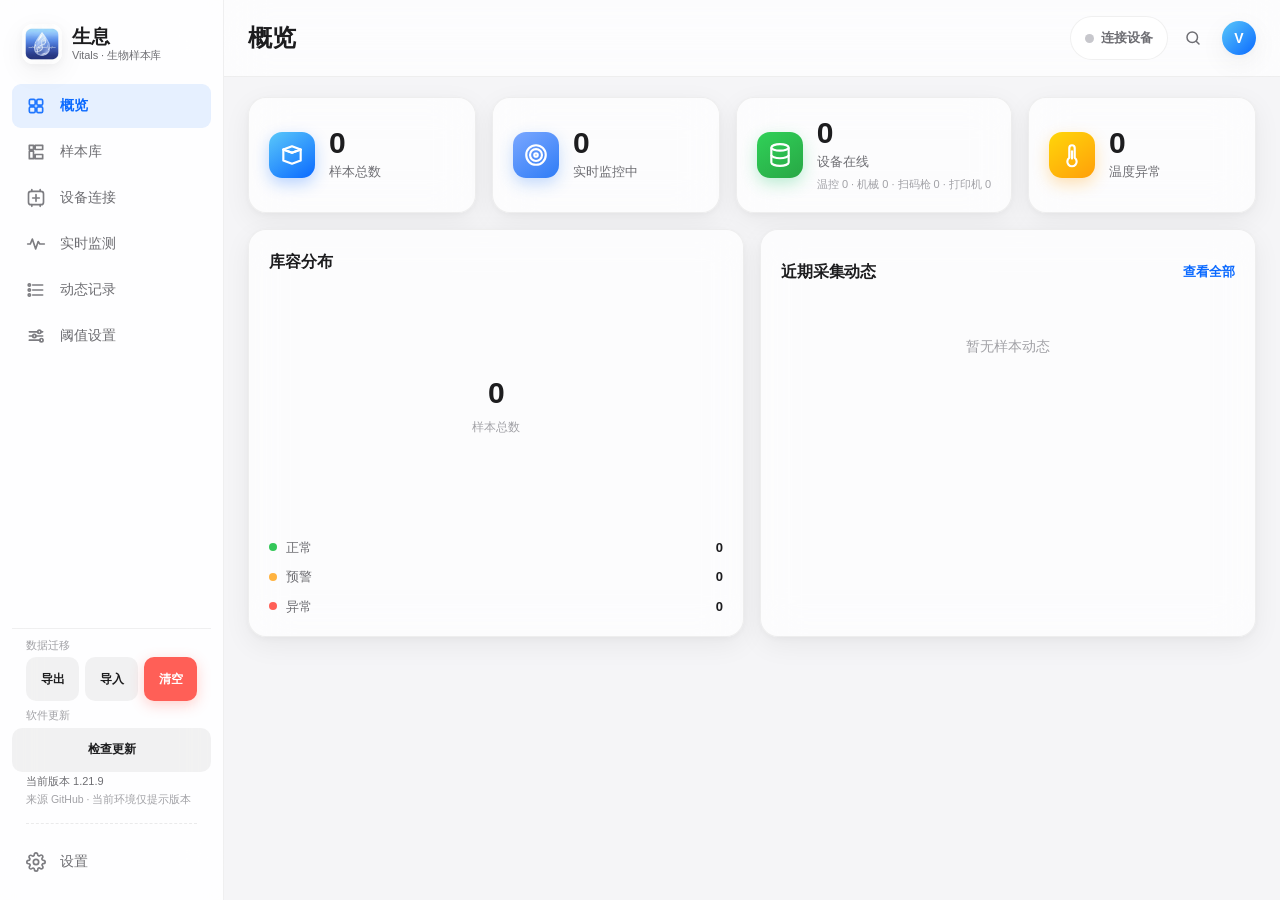
<file: web-preview/index.html>
<!DOCTYPE html>
<html lang="zh-CN">
<head>
<meta charset="UTF-8">
<meta name="viewport" content="width=device-width, initial-scale=1.0, viewport-fit=cover">
<title>Vitals · 生息 — 生物样本动态管理库</title>
<link rel="icon" type="image/png" href="assets/logo.png">
<link rel="stylesheet" href="tokens.css"><link rel="stylesheet" href="styles.css?v=20261013a"><link rel="stylesheet" href="android.css">
<script src="vendor/qrcode.min.js" defer></script>
<script src="vendor/chart.umd.js" defer></script>
<script src="motion.js" defer></script>
<script src="motion-core.js" defer></script><script src="persistence.js" defer></script><script src="app.js?v=20261013a" defer></script><script src="android.js" defer></script><script src="scanner.js" defer></script><script src="printer.js" defer></script><script src="backup.js" defer></script><script src="updater.js" defer></script>
</head>
<body>

<!-- ===== 侧边栏 ===== -->
<aside class="sidebar" id="sidebar">
  <div class="brand">
    <div class="brand-mark"><img src="assets/logo.png" alt="Vitals"></div>
    <div class="brand-text">
      <span class="brand-name">生息</span>
      <span class="brand-sub">Vitals · 生物样本库</span>
    </div>
  </div>

  <nav class="nav">
    <button class="nav-item active" data-view="dashboard">
      <span class="nav-ic"><svg viewBox="0 0 24 24" fill="none" stroke="currentColor" stroke-width="2" stroke-linecap="round" stroke-linejoin="round"><rect x="4" y="4" width="7" height="7" rx="1.6"/><rect x="13" y="4" width="7" height="7" rx="1.6"/><rect x="4" y="13" width="7" height="7" rx="1.6"/><rect x="13" y="13" width="7" height="7" rx="1.6"/></svg></span><span class="nav-label">概览</span>
    </button>
    <button class="nav-item" data-view="library">
      <span class="nav-ic"><svg viewBox="0 0 24 24" fill="none" stroke="currentColor" stroke-width="2" stroke-linecap="round" stroke-linejoin="round"><path d="M4 4h5v5H4zM11 4h9v5h-9zM4 11h5v9H4zM11 15h9v5h-9z"/></svg></span><span class="nav-label">样本库</span>
    </button>
    <button class="nav-item" data-view="devices">
      <span class="nav-ic"><svg viewBox="0 0 24 24" fill="none" stroke="currentColor" stroke-width="2" stroke-linecap="round" stroke-linejoin="round"><path d="M8 12h8M12 8v8"/><rect x="3" y="4" width="18" height="16" rx="3"/><path d="M7 4V2M17 4V2M7 22v-2M17 22v-2"/></svg></span><span class="nav-label">设备连接</span>
    </button>
    <button class="nav-item" data-view="monitor">
      <span class="nav-ic"><svg viewBox="0 0 24 24" fill="none" stroke="currentColor" stroke-width="2" stroke-linecap="round" stroke-linejoin="round"><path d="M2 12h3.2l2.4-6 4 12 3-9 2 3h5.4"/></svg></span><span class="nav-label">实时监测</span>
    </button>
    <button class="nav-item" data-view="records">
      <span class="nav-ic"><svg viewBox="0 0 24 24" fill="none" stroke="currentColor" stroke-width="2" stroke-linecap="round" stroke-linejoin="round"><path d="M8 6h12M8 12h12M8 18h12"/><circle cx="4" cy="6" r="1.4"/><circle cx="4" cy="12" r="1.4"/><circle cx="4" cy="18" r="1.4"/></svg></span><span class="nav-label">动态记录</span>
    </button>
    <button class="nav-item" data-view="thresholds">
      <span class="nav-ic"><svg viewBox="0 0 24 24" fill="none" stroke="currentColor" stroke-width="2" stroke-linecap="round" stroke-linejoin="round"><path d="M4 7h10M18 7h2M4 12h4M12 12h8M4 17h13"/><circle cx="16" cy="7" r="2"/><circle cx="10" cy="12" r="2"/><circle cx="18.5" cy="17" r="2"/></svg></span><span class="nav-label">阈值设置</span>
    </button>
  </nav>

  <div class="sidebar-foot">
    <div class="migrate-group">
      <div class="migrate-title">数据迁移</div>
      <div class="migrate-btns">
        <button class="btn ghost mini" id="exportBtn" title="导出全量备份">导出</button>
        <button class="btn ghost mini" id="importBtn" title="从备份文件导入">导入</button>
        <button class="btn danger mini" id="resetBtn" title="清空全部样本与记录">清空</button>
        <input type="file" id="importFile" accept=".json,application/json" hidden>
      </div>
    </div>
    <div class="build-tag" id="buildTag" title="当前实际加载的构建指纹（用于核对是否为新版本）"></div>
    <button class="nav-item" data-view="settings">
      <span class="nav-ic"><svg viewBox="0 0 24 24" fill="none" stroke="currentColor" stroke-width="2" stroke-linecap="round" stroke-linejoin="round"><circle cx="12" cy="12" r="3.2"/><path d="M19.4 15a1.65 1.65 0 0 0 .34 1.77l.06.06a2 2 0 1 1-2.83 2.83l-.06-.06a1.65 1.65 0 0 0-1.77-.34 1.65 1.65 0 0 0-1 1.51V21a2 2 0 1 1-4 0v-.09a1.65 1.65 0 0 0-1-1.51 1.65 1.65 0 0 0-1.77.34l-.06.06a2 2 0 1 1-2.83-2.83l.06-.06a1.65 1.65 0 0 0 .34-1.77 1.65 1.65 0 0 0-1.51-1H3a2 2 0 1 1 0-4h.09a1.65 1.65 0 0 0 1.51-1 1.65 1.65 0 0 0-.34-1.77l-.06-.06a2 2 0 1 1 2.83-2.83l.06.06a1.65 1.65 0 0 0 1.77.34h.09a1.65 1.65 0 0 0 1-1.51V3a2 2 0 1 1 4 0v.09a1.65 1.65 0 0 0 1 1.51 1.65 1.65 0 0 0 1.77-.34l.06-.06a2 2 0 1 1 2.83 2.83l-.06.06a1.65 1.65 0 0 0-.34 1.77v.09a1.65 1.65 0 0 0 1.51 1H21a2 2 0 1 1 0 4h-.09a1.65 1.65 0 0 0-1.51 1z"/></svg></span><span class="nav-label">设置</span>
    </button>
  </div>
</aside>

<!-- ===== 主区域 ===== -->
<main class="main">
  <header class="toolbar">
    <div class="toolbar-left">
      <button class="icon-btn" id="menuBtn" aria-label="菜单"><svg viewBox="0 0 24 24" fill="none" stroke="currentColor" stroke-width="2" stroke-linecap="round"><path d="M4 6h16M4 12h16M4 18h16"/></svg></button>
      <h1 class="page-title" id="pageTitle">概览</h1>
    </div>
    <div class="toolbar-right">
      <button class="seg-btn" id="serialBtn">
        <span class="dot"></span>连接设备
      </button>
      <button class="icon-btn" title="搜索"><svg viewBox="0 0 24 24" fill="none" stroke="currentColor" stroke-width="2" stroke-linecap="round"><circle cx="11" cy="11" r="7"/><path d="m20 20-3.4-3.4"/></svg></button>
      <div class="avatar" id="avatar">V</div>
    </div>
  </header>

  <div class="content">
    <!-- 概览 -->
    <section class="view active" id="view-dashboard">
      <div class="cards">
        <div class="stat-card glass device-online-card" id="deviceOnlineCard" role="button" tabindex="0" aria-label="打开设备连接">
          <div class="stat-ic"><svg viewBox="0 0 24 24" fill="none" stroke="currentColor" stroke-width="2" stroke-linecap="round" stroke-linejoin="round"><path d="M4 7 12 4l8 3-8 3-8-3z"/><path d="M4 7v10l8 3 8-3V7"/><path d="M4 7l8 3 8-3"/></svg></div>
          <div><div class="stat-num" id="statTotal">0</div><div class="stat-label">样本总数</div></div>
        </div>
        <div class="stat-card glass">
          <div class="stat-ic blue"><svg viewBox="0 0 24 24" fill="none" stroke="currentColor" stroke-width="2"><circle cx="12" cy="12" r="9"/><circle cx="12" cy="12" r="5.5"/><circle cx="12" cy="12" r="1.6"/></svg></div>
          <div><div class="stat-num" id="statActive">0</div><div class="stat-label">实时监控中</div></div>
        </div>
        <div class="stat-card glass">
          <div class="stat-ic green"><svg viewBox="0 0 24 24" fill="none" stroke="currentColor" stroke-width="2"><ellipse cx="12" cy="5" rx="8" ry="3"/><path d="M4 5v14c0 1.66 3.58 3 8 3s8-1.34 8-3V5"/><path d="M4 12c0 1.66 3.58 3 8 3s8-1.34 8-3"/></svg></div>
          <div><div class="stat-num" id="statOnline">0</div><div class="stat-label">设备在线</div><div class="stat-detail" id="statOnlineDetail">温控 0 · 机械 0 · 扫码枪 0 · 打印机 0</div></div>
        </div>
        <div class="stat-card glass">
          <div class="stat-ic amber"><svg viewBox="0 0 24 24" fill="none" stroke="currentColor" stroke-width="2" stroke-linecap="round" stroke-linejoin="round"><path d="M14.5 14.6V5.5a2.5 2.5 0 0 0-5 0v9.1a4.3 4.3 0 1 0 5 0z"/><path d="M12 8.5v6.8"/></svg></div>
          <div><div class="stat-num" id="statAlert">0</div><div class="stat-label">温度异常</div></div>
        </div>
      </div>

      <div class="grid-2">
        <div class="panel glass">
          <div class="panel-head"><h3>库容分布</h3></div>
          <div class="donut-wrap">
            <canvas id="chartLib"></canvas>
            <div class="donut-center"><b id="capTotal">0</b><span>样本总数</span></div>
          </div>
          <div class="cap-stats">
            <div class="cap-row"><i style="background:#34c759"></i><span>正常</span><b id="capNormal">0</b></div>
            <div class="cap-row"><i style="background:#ffb340"></i><span>预警</span><b id="capWarn">0</b></div>
            <div class="cap-row"><i style="background:#ff5f57"></i><span>异常</span><b id="capBad">0</b></div>
          </div>
        </div>
        <div class="panel glass">
          <div class="panel-head"><h3>近期采集动态</h3><button class="text-btn" data-go="records">查看全部</button></div>
          <div class="feed" id="feedRecent"><div class="empty">暂无样本动态</div></div>
        </div>
      </div>
    </section>

    <!-- 样本库 -->
    <section class="view" id="view-library">
      <div class="library-tabs" role="tablist" aria-label="样本库功能">
        <button class="library-tab active" id="libraryListTab" data-library-pane="list" role="tab" aria-selected="true" aria-controls="libraryListPane">样本列表</button>
        <button class="library-tab" id="libraryInventoryTab" data-library-pane="inventory" role="tab" aria-selected="false" aria-controls="libraryInventoryPane">出入库</button>
      </div>
      <div class="library-pane active" id="libraryListPane" role="tabpanel" aria-labelledby="libraryListTab">
        <div class="lib-head">
          <div class="search-box">
            <span class="search-ic">⌕</span>
            <input id="searchInput" type="text" placeholder="搜索样本名称 / 编号 / 条形码">
            <button class="text-btn clear" id="clearSearch">清除</button>
          </div>
          <div class="lib-actions">
            <button class="btn primary" id="addSampleBtn">＋ 录入样本</button>
          </div>
        </div>
        <div class="lib-filter" id="libFilter">
          <div class="lib-filter-scroll" id="libTypeFilter" role="radiogroup" aria-label="按样本类别筛选"></div>
          <div class="lib-filter-meta">
            <span id="libCount" class="lib-count" aria-live="polite"></span>
            <button class="text-btn" id="clearTypeFilter" hidden>清除筛选</button>
          </div>
        </div>
        <div class="sample-list glass" id="sampleList"><div class="empty">点击右上角“录入样本”开始创建</div></div>
      </div>
      <div class="library-pane" id="libraryInventoryPane" role="tabpanel" aria-labelledby="libraryInventoryTab" hidden>
        <div class="device-page-intro glass"><div><h3>三圆盘样本出入库</h3><p>全血、血清、血浆分别使用独立圆盘，每个圆盘包含 1—5 号五个位置。</p></div><button class="btn ghost" data-go="devices">前往设备连接</button></div>
        <div id="motionOperationMount"></div>
      </div>
    </section>

    <!-- 设备连接 -->
    <section class="view" id="view-devices">
      <div class="device-page-intro glass"><div><h3>外接设备集中管理</h3><p>温度板、扫码枪、机械板和标签打印机在此连接。每个设备使用独立 USB 通道，可以同时通讯。</p></div><span class="pill" id="devicePageSummary">0 个设备在线</span></div>
      <div class="monitor-head glass" id="sensorDevicePanel">
        <div class="mh-left">
          <h3>温度采集板</h3>
          <p class="muted">接收 B1、B2、B3 三路类别温度。选择与温度板一致的波特率，串口参数为 8N1。</p>
        </div>
        <div class="mh-right">
          <span class="pill" id="sensorDeviceStatus">未连接</span>
          <select id="baudSelect" class="select">
            <option selected>115200</option><option>9600</option><option>57600</option>
          </select>
          <button class="btn primary" id="connectBtn">连接温度板</button>
          <button class="btn ghost hidden" id="disconnectBtn">断开温度板</button>
        </div>
      </div>
      <div id="scannerDeviceActions"></div>
      <div id="motionDeviceMount"></div>
      <div class="device-connect-card glass" id="printerDeviceCard">
        <div><h3>得力 USB 标签打印机</h3><p>连接只检查打印机型号和就绪状态，不会自动走纸或打印。</p></div>
        <span class="pill" id="devicePrinterStatus">未检测</span>
        <button class="btn primary" id="devicePrinterConnect">连接打印机</button>
      </div>
    </section>

    <!-- 实时监测 -->
    <section class="view" id="view-monitor">
      <div class="panel glass temp-live-panel">
        <div class="panel-head">
          <div><h3>温度串口实时显示</h3><p class="muted">B1 → A类（全血），B2 → B类（血清），B3 → C类（血浆）</p></div>
          <span class="pill" id="tempSerialStatus">温度串口未连接</span>
        </div>
        <div class="temp-channel-grid">
          <div class="temp-channel-card" id="tempCardB1"><span>B1 · A类（全血）</span><div><b id="tempB1">--.-</b><em>℃</em></div><small class="temp-range" id="tempRangeB1">适宜存储温度 —</small><small id="tempTimeB1">等待数据</small></div>
          <div class="temp-channel-card" id="tempCardB2"><span>B2 · B类（血清）</span><div><b id="tempB2">--.-</b><em>℃</em></div><small class="temp-range" id="tempRangeB2">适宜存储温度 —</small><small id="tempTimeB2">等待数据</small></div>
          <div class="temp-channel-card" id="tempCardB3"><span>B3 · C类（血浆）</span><div><b id="tempB3">--.-</b><em>℃</em></div><small class="temp-range" id="tempRangeB3">适宜存储温度 —</small><small id="tempTimeB3">等待数据</small></div>
        </div>
        <div class="temp-live-grid">
          <div class="temp-live-meta">
            <div><span>对应范围</span><b id="tempLiveSample">未绑定</b></div>
            <div><span>最近接收</span><b id="tempLiveTime">—</b></div>
            <div><span>数据格式</span><b id="tempLiveFormat">—</b></div>
          </div>
          <div class="temp-serial-console">
            <div class="temp-console-head"><span>串口接收日志</span><button class="text-btn" id="tempLogClear">清空</button></div>
            <div id="tempSerialLog"><div class="empty-line">等待温度板发送数据…</div></div>
          </div>
        </div>
      </div>
      <div id="bridgePanel" class="bridge glass">
        <div class="bridge-title"><h3>模拟串口桥 · 演示模式</h3><button class="text-btn" id="simStartBtn">开始模拟</button></div>
        <div class="bridge-log" id="simLog"></div>
      </div>
      <div class="panel glass">
        <div class="panel-head"><h3>排架实时状态</h3><span class="pill" id="rackPill">离线</span></div>
        <div class="rack" id="rackGrid"></div>
      </div>
      <div>
        <div class="panel glass"><div class="panel-head"><h3>温度 ℃ <span class="pill mon-sel" id="monSelPill">未选择</span></h3></div><canvas id="chartTemp"></canvas></div>
      </div>
      <div class="panel glass temperature-history-panel">
        <div class="panel-head">
          <div><h3>历史温度</h3><p class="muted">按温度通道查阅；仅保存最近 7 天</p></div>
          <span class="pill">近 7 天</span>
        </div>
        <div class="temp-history-controls">
          <label class="field"><span>温度通道</span><select class="select" id="tempHistoryChannel" aria-label="历史温度通道"><option value="B1">B1 · 全血</option><option value="B2">B2 · 血清</option><option value="B3">B3 · 血浆</option></select></label>
          <label class="field"><span>查阅日期</span><input class="input" type="date" id="tempHistoryDate" aria-label="历史温度日期"></label>
          <button type="button" class="btn ghost" id="tempHistoryToday">回到今日</button>
        </div>
        <p class="temp-history-summary" id="tempHistorySummary" aria-live="polite"></p>
        <p class="temp-history-empty" id="tempHistoryEmpty" aria-live="polite" hidden>暂无温度记录</p>
        <canvas id="chartTempHistory"></canvas>
      </div>
    </section>

    <!-- 动态记录 -->
    <section class="view" id="view-records">
      <div class="panel glass">
        <div class="panel-head"><h3>操作与采集记录</h3><span id="recordCount" class="pill">0 条</span></div>
        <div class="record-filters">
          <label class="field"><span>起始日期</span><input id="recordFrom" class="input" type="date"></label>
          <label class="field"><span>结束日期</span><input id="recordTo" class="input" type="date"></label>
          <label class="field"><span>记录类型</span><select id="recordType" class="select"><option value="">全部类型</option></select></label>
          <button class="btn ghost" id="recordRefresh">刷新</button>
        </div>
        <div class="record-table-wrap"><table class="record-table" id="recordTable">
          <thead><tr><th>时间</th><th>样本</th><th>类型</th><th>详情</th><th class="col-source hidden">来源</th><th class="col-operator hidden">操作人</th></tr></thead>
          <tbody id="recordBody"></tbody>
        </table>
        <div class="empty" id="recordEmpty">暂无记录</div>
        <div class="record-more"><button class="btn ghost hidden" id="recordMore">加载更多</button><span class="muted" id="recordMoreHint"></span></div></div>
      </div>
    </section>

    <!-- 阈值设置（按样本分组分别配置温度报警上下限） -->
    <section class="view" id="view-thresholds">
      <div class="panel glass">
        <div class="panel-head"><h3>温度报警阈值</h3><span class="pill" id="thresholdPill">按分组</span></div>
        <p class="muted">超出上限或低于下限即报「异常」，接近边界 2.5℃ 内报「预警」。</p>
        <div class="threshold-list" id="thresholdList"></div>
        <div class="set-actions">
          <button class="btn ghost" id="thresholdResetAll">全部恢复默认</button>
        </div>
      </div>
    </section>

    <!-- 设置 -->
    <section class="view" id="view-settings">
      <div class="panel glass">
        <div class="panel-head"><h3>设置</h3></div>
      </div>
    </section>
  </div>
</main>

<!-- ===== 录入弹窗 ===== -->
<div class="modal-mask" id="sampleModal">
  <div class="modal glass-panel">
    <div class="modal-head">
      <h3 id="modalTitle">录入样本</h3>
      <button class="icon-btn close" id="closeModal">✕</button>
    </div>
    <div class="modal-body">
      <div class="form-row">
        <label class="field"><span>样本名称 *</span><input id="fName" class="input" placeholder="例如：血清样本-01" required></label>
        <label class="field"><span>样本编号 *</span><input id="fCode" class="input" placeholder="自动生成或手动填写"></label>
      </div>
      <div class="form-row">
        <label class="field"><span>样本类型</span><select id="fType" class="select">
          <option>全血</option><option>血清</option><option>血浆</option>
        </select></label>
        <label class="field"><span>存放位置 *</span><select id="fSlot" class="select" aria-label="存放位置"></select></label>
      </div>
      <div class="form-row">
        <label class="field"><span>采集时间</span><input id="fTime" type="datetime-local" class="input"></label>
        <label class="field"><span>采集温度 ℃</span><input id="fTemp" type="number" class="input" placeholder="如 -80 或 4"></label>
      </div>
      <div class="form-row">
        <label class="field"><span>备注</span><input id="fNote" class="input" placeholder="可选备注信息"></label>
      </div>
      <div class="photo-field">
        <span>样本照片</span>
        <div class="photo-drop" id="photoDrop">
          <input type="file" id="photoInput" accept="image/*" hidden>
          <div class="photo-placeholder" id="photoPlaceholder"><span class="ph-ic">＋</span><span>点击上传或拖拽照片</span></div>
          <img id="photoPreview" class="photo-preview" hidden alt="预览">
          <button class="icon-btn remove-photo" id="removePhoto" hidden>✕</button>
        </div>
      </div>
      <div class="barcode-preview" id="barcodePreview"></div>
    </div>
    <div class="modal-foot">
      <button class="btn ghost" id="modalCancel">取消</button>
      <button class="btn primary" id="modalSave">保存样本</button>
    </div>
  </div>
</div>

<!-- ===== 样本详情弹窗 ===== -->
<div class="modal-mask" id="detailModal">
  <div class="modal glass-panel detail-modal">
    <div class="modal-head">
      <h3 id="detailTitle">样本详情</h3>
      <button class="icon-btn close" id="closeDetail">✕</button>
    </div>
    <div class="modal-body">
      <div class="detail-top">
        <div class="detail-photo" id="detailPhoto">无</div>
        <div class="detail-info">
          <div class="di-name" id="diName">—</div>
          <div class="di-code" id="diCode">—</div>
          <div class="badges" id="diBadges"></div>
        </div>
      </div>
      <div class="di-grid">
        <div class="di-cell"><span>类型</span><b id="diType">—</b></div>
        <div class="di-cell"><span>位置</span><b id="diLoc">—</b></div>
        <div class="di-cell"><span>采集时间</span><b id="diTime">—</b></div>
        <div class="di-cell"><span>采集温度</span><b id="diTemp">—</b></div>
        <div class="di-cell"><span>最近读数</span><b id="diLast">—</b></div>
        <div class="di-cell"><span>状态</span><b id="diState">—</b></div>
      </div>
      <div class="qr-slot" id="diQR"></div>
      <div class="qr-hint">二维码仅包含样本编号；样本详情和当前库存以本机记录为准</div>
    </div>
    <div class="modal-foot">
      <span class="print-warn hidden" id="printWarn">标签信息已过期，建议重新打印</span>
      <button class="btn ghost" id="detailEdit">编辑</button>
      <button class="btn primary" id="printBtn">打印标签</button>
    </div>
  </div>
</div>

<!-- ===== 导入预览弹窗（先预览差异，确认后再合并/替换） ===== -->
<div class="modal-mask" id="importModal">
  <div class="modal glass-panel import-modal">
    <div class="modal-head">
      <h3>导入备份</h3>
      <button class="icon-btn close" id="importClose">✕</button>
    </div>
    <div class="modal-body">
      <div id="importBody"></div>
      <div class="import-filter">
        <label class="field"><span>按条码子集恢复（留空表示整份备份）</span>
          <textarea class="input" id="importFilter" rows="2" placeholder="每行一个条码，或逗号分隔，例如 SB-90001"></textarea>
        </label>
        <button class="btn ghost" id="importFilterBtn">按条码重新预览</button>
      </div>
    </div>
    <div class="modal-foot">
      <button class="btn ghost" id="importCancel">取消</button>
      <button class="btn primary" id="importConfirm">确认导入</button>
    </div>
  </div>
</div>

<!-- 打印区 -->
<div id="printArea"></div>

<!-- 应用内确认弹窗（替代 Electron 下不可靠的原生 confirm） -->
<div class="modal-mask confirm-mask" id="confirmModal">
  <div class="modal confirm-modal">
    <div class="modal-head"><h3 id="confirmTitle">确认</h3></div>
    <div class="modal-body"><p class="confirm-msg" id="confirmMsg"></p></div>
    <div class="modal-foot">
      <button class="btn ghost" id="confirmNo">取消</button>
      <button class="btn danger" id="confirmYes">确定</button>
    </div>
  </div>
</div>

<!-- 导出弹窗（侧栏「导出」打开；替代设置页里重复的「数据导出」卡片） -->
<div class="modal-mask" id="exportModal">
  <div class="modal export-modal">
    <div class="modal-head">
      <h3>导出数据</h3>
      <button class="icon-btn close" id="closeExport" aria-label="关闭">✕</button>
    </div>
    <div class="modal-body">
      <p class="muted" id="exportHint">导出内容可多选；文件类型单选（一次导出一种格式）。两者不冲突的组合都能真的导出。</p>
      <div class="export-scope" id="exportScope" role="group" aria-label="导出内容（可多选）" aria-multiselectable="true"></div>
      <div class="export-format">
        <span class="export-format-label">文件类型</span>
        <div class="export-format-pick" id="exportFormat" role="radiogroup" aria-label="文件类型"></div>
      </div>
      <p class="export-format-note" id="exportFormatNote"></p>
      <div class="export-range" id="exportRange">
        <label class="field"><span>起始日期</span><input class="input" type="date" id="exportFrom"></label>
        <label class="field"><span>结束日期</span><input class="input" type="date" id="exportTo"></label>
      </div>
      <label class="setting-row export-toggle" id="exportPhotosRow">
        <span>包含样本照片<small>仅 JSON 可含照片；CSV 是文本表格，放不下图片</small></span>
        <input type="checkbox" id="exportPhotos">
      </label>
      <div class="export-outcome" id="exportOutcome" aria-live="polite"></div>
    </div>
    <div class="modal-foot">
      <button class="btn ghost" id="exportCancel">取消</button>
      <button class="btn primary" id="exportConfirm">导出</button>
    </div>
  </div>
</div>
<script>
// 注入构建版本标记（用于排错缓存）
window.__VITALS = { version: 'v1.21.9', build: Date.now() };
</script>
</body>
</html>
</file>
<file: web-preview/tokens.css>
/* onemotion · tokens.css ─────────────────────────────────────────────────────
   动效 token 的唯一落地点。所有数字来自 _contract.md「冻结 token 表」，
   lib/motion.js 的 MO.tokens 是同一批值的 JS 副本 —— 改这里必须同步改那里。

   用法：<link rel="stylesheet" href="tokens.css">
         transition: transform var(--dur-base) var(--ease-enter);
   禁止：裸 0.3s / ease-in-out / 全属性过渡（transition 必须点名属性）。

   ── 实测值（本机按 `api.md` §2 的公式算出，并用 MO.t80 / MO.springSpec 复核过）────────
   时长   80 · 140 · 220 · 340 · 500 ms。同屏最快:最慢 = 80:500 = 1:6.25（规范要求 ≥4×）。
   缓动   t80 = 走完 80% 距离所用的时间比例（低=先冲后收，高=先慢后冲）
          --ease-standard   t50 .350  t80 .520  t95 .726   双向：移动、尺寸、重排
          --ease-enter      t50 .062  t80 .215  t95 .499   进入（快起慢收）
          --ease-exit       t50 .810  t80 .944  t95 .988   退出（慢起快走）
          --ease-emphasized t50 .200  t80 .398  t95 .656   大位移 / 全屏（强减速）
          --ease-linear     t50 .500  t80 .800  t95 .950   只允许跟手 / scrub / 进度
   弹簧   过冲 / 落位(2%) / t80(占自身时长比例)。ζ = 1 − bounce，ω = 2π/duration。
          --spring-snappy  ζ.85 ω17.95  0.6% / 0.233s / .410  ← 默认（状态、按钮、图标）
          --spring-smooth  ζ1.00 ω12.57  0  % / 0.464s / .477  ← 位置·尺寸，无过冲
          --spring-bouncy  ζ.70 ω12.57  4.6% / 0.476s / .356  ← 出现、弹层（过冲上限）
          --spring-drag    ζ.85 ω14.00  0.6% / 0.299s / .410  ← 松手收敛、惯性落位
          --spring-sheet   ζ.90 ω16.00  0.2% / 0.294s / .431  ← 抽屉 / sheet
          --spring-firm    ζ.60 ω20.00  9.5% / 0.297s / .326  ← 明显弹性，一处页面最多一次
   幅度   位移 8 / 16 / 24 / 40px（内容位移上限 24px，只有抽屉·全屏允许 40px）
          进入 scale .96（不许小于 .9）· 强调 scale 1.04（不许大于 1.06）
   错峰   20 / 35 / 60ms，总时长 ≤240ms（>8 项只错前 8 项，>12 项整块淡入）
   景深   --blur-depth ≤8px，只用于 scrim / 景深，禁止当运动模糊用

   ── linear() 是怎么来的（不是抄的，是算的）────────────────────────────────
   弹簧阶跃响应：x(t) = 1 − e^(−ζωt)·(cos(ωd·t) + (ζω/ωd)·sin(ωd·t))，ωd = ω√(1−ζ²)
   在 t ∈ [0, 2π/ω] 上等距取 33 点（32 步）→ 逗号列表。duration = 2π/ω = 上表的落位时长。
   所以 --spring-* 必须配 --dur-spring-* 使用；把 spring 当成"曲线"、把时长当成"轴"。
   生成命令（lib 未就绪时可自算，lib 就绪后用它复核，两者输出逐字节相同）：
     node -e "const MO=require('./lib/motion.js');for(const t of ['snappy','smooth','bouncy','drag','sheet','firm'])console.log(t,MO.springSpec(t).css)"
   注：ζ 相同的两个 token（snappy / drag）采样列表逐点相同 —— ω 的差别只体现在 duration 上。
   注：smooth 是临界阻尼，渐近到 1，在 t = 2π/ω 处只到 .9864（末帧差 1.4%），这是时长 token 定义的固有结果。

   ── 颜色 / 字体不是 motion token ──
   本文件只导出动效数字（`api.md` §2 的变量逐个覆盖，无遗漏）。
   色板与字体栈由各页面自己的 :root 定义，避免"token 文件"变成万能垃圾桶。

   ── 附加的派生变量（`api.md` §2 冻结名之外的补充，不修改任何冻结值）──
   --dur-spring-* ：弹簧的自然时长（round(2π/ω·1000)），让纯 CSS 也能用弹簧而不写裸数字；
                    reduced-motion 下同样被压到 1ms，否则弹簧会带着 350ms 的位移穿过 reduce 分支。
   --spring-firm  ：`api.md` §2 弹簧表里有、导出清单里省略的一个；这里补上，标注"少用"。
───────────────────────────────────────────────────────────────────────────── */

:root {
  /* 时长：按"变化多大"分，不按组件分 */
  --dur-instant: 80ms;   /* 按压 / hover / 颜色·亮度反馈，必须一帧内被感知 */
  --dur-fast: 140ms;     /* 图标切换、tooltip、checkbox、chip */
  --dur-base: 220ms;     /* 默认：卡片/行进入、状态切换、按钮展开 */
  --dur-slow: 340ms;     /* 容器尺寸/布局变化、抽屉、popover、列表重排 */
  --dur-slower: 500ms;   /* 全屏/页面级转场、sheet 全开、drill-in（上限） */

  /* 缓动 */
  --ease-standard: cubic-bezier(0.4, 0, 0.2, 1);      /* t80 .520 */
  --ease-enter: cubic-bezier(0.05, 0.7, 0.1, 1);      /* t80 .215 进入专用 */
  --ease-exit: cubic-bezier(0.3, 0, 0.8, 0.15);       /* t80 .944 退出专用 */
  --ease-emphasized: cubic-bezier(0.2, 0, 0, 1);      /* t80 .398 强减速 */
  --ease-linear: linear;                              /* 只允许跟手 / scrub / 进度 */

  /* 弹簧（32 步 linear()，真数字） */
  --spring-snappy: linear(0.0000,0.0172,0.0617,0.1242,0.1976,0.2764,0.3564,0.4348,0.5094,0.5788,0.6423,0.6995,0.7503,0.7948,0.8334,0.8665,0.8945,0.9180,0.9376,0.9536,0.9666,0.9770,0.9852,0.9916,0.9964,1.0000,1.0025,1.0043,1.0054,1.0060,1.0063,1.0062,1.0060);
  --spring-smooth: linear(0.0000,0.0169,0.0596,0.1183,0.1860,0.2575,0.3294,0.3993,0.4656,0.5273,0.5840,0.6355,0.6819,0.7233,0.7601,0.7925,0.8210,0.8460,0.8677,0.8866,0.9029,0.9171,0.9292,0.9397,0.9487,0.9564,0.9630,0.9686,0.9734,0.9775,0.9809,0.9839,0.9864);
  --spring-bouncy: linear(0.0000,0.0176,0.0639,0.1306,0.2105,0.2976,0.3875,0.4763,0.5614,0.6407,0.7131,0.7777,0.8343,0.8828,0.9236,0.9572,0.9841,1.0051,1.0209,1.0322,1.0396,1.0440,1.0458,1.0457,1.0440,1.0413,1.0378,1.0339,1.0298,1.0257,1.0217,1.0180,1.0145);
  --spring-drag: linear(0.0000,0.0172,0.0617,0.1242,0.1976,0.2764,0.3564,0.4348,0.5094,0.5788,0.6423,0.6995,0.7503,0.7948,0.8334,0.8665,0.8945,0.9180,0.9376,0.9536,0.9666,0.9770,0.9852,0.9916,0.9964,1.0000,1.0025,1.0043,1.0054,1.0060,1.0063,1.0062,1.0060);
  --spring-sheet: linear(0.0000,0.0171,0.0610,0.1222,0.1936,0.2698,0.3470,0.4224,0.4940,0.5606,0.6217,0.6768,0.7260,0.7694,0.8073,0.8402,0.8685,0.8926,0.9130,0.9301,0.9444,0.9563,0.9660,0.9740,0.9804,0.9855,0.9896,0.9928,0.9953,0.9972,0.9986,0.9996,1.0004);
  --spring-firm: linear(0.0000,0.0178,0.0655,0.1351,0.2198,0.3134,0.4109,0.5080,0.6016,0.6892,0.7691,0.8401,0.9017,0.9537,0.9964,1.0302,1.0559,1.0743,1.0863,1.0928,1.0948,1.0931,1.0886,1.0820,1.0739,1.0651,1.0558,1.0466,1.0378,1.0295,1.0219,1.0152,1.0093);

  /* 弹簧的自然时长（派生，见文件头） */
  --dur-spring-snappy: 350ms;   /* 2π/17.95 */
  --dur-spring-smooth: 500ms;   /* 2π/12.57 */
  --dur-spring-bouncy: 500ms;   /* 2π/12.57 */
  --dur-spring-drag: 449ms;     /* 2π/14.00 */
  --dur-spring-sheet: 393ms;    /* 2π/16.00 */
  --dur-spring-firm: 314ms;     /* 2π/20.00 */

  /* 幅度 */
  --move-sm: 8px;    /* 小元素、图标、chip */
  --move-md: 16px;   /* 卡片、行、默认进入位移 */
  --move-lg: 24px;   /* 面板、区块进入（内容位移上限） */
  --move-xl: 40px;   /* 抽屉 / 全屏 sheet —— 只有它还允许大位移 */
  --scale-in: 0.96;  /* 进入起始 scale，不许小于 0.9 */
  --scale-pop: 1.04; /* 强调态上限，不许大于 1.06 */

  /* 错峰 */
  --stagger-tight: 20ms;  /* 密集列表项 */
  --stagger-base: 35ms;   /* 默认 */
  --stagger-loose: 60ms;  /* 标题 → 正文的层级差 */

  /* 景深模糊（只用于 scrim / 景深） */
  --blur-depth: 8px;
}

/* linear() 不支持的浏览器：把弹簧退化成 --ease-emphasized（t80 .398，唯一能近似"快起微停"的缓动）。
   JS 侧同一探测：CSS.supports('transition-timing-function', 'linear(0, 0.5, 1)')——必须用【属性名】；
   写成 CSS.supports('easing-function', …) 在 Chrome 里也返回 false（那是数据类型不是属性名），
   会让所有支持 linear() 的浏览器被误判成不支持。退化策略必须与这里一致，不许退成 ease-in-out。 */
@supports not (transition-timing-function: linear(0, 0.5, 1)) {
  :root {
    --spring-snappy: var(--ease-emphasized);
    --spring-smooth: var(--ease-emphasized);
    --spring-bouncy: var(--ease-emphasized);
    --spring-drag: var(--ease-emphasized);
    --spring-sheet: var(--ease-emphasized);
    --spring-firm: var(--ease-emphasized);
  }
}

/* reduced-motion：时长压到 1ms（不是 0，0 会让 transitionend 不触发）、
   位移/缩放/视差归零，保留 opacity 与颜色反馈。
   绝不把动画整体关掉（那会连"按下去有反应"一起删掉）。 */
@media (prefers-reduced-motion: reduce) {
  :root {
    --dur-instant: 1ms;
    --dur-fast: 1ms;
    --dur-base: 1ms;
    --dur-slow: 1ms;
    --dur-slower: 1ms;
    --dur-spring-snappy: 1ms;
    --dur-spring-smooth: 1ms;
    --dur-spring-bouncy: 1ms;
    --dur-spring-drag: 1ms;
    --dur-spring-sheet: 1ms;
    --dur-spring-firm: 1ms;
    --move-sm: 0px;
    --move-md: 0px;
    --move-lg: 0px;
    --move-xl: 0px;
    --scale-in: 1;
    --scale-pop: 1;
    /* 弹簧是"位移的曲线"，reduce 下必须失去位移语义；时长已 1ms，这里再退成线性，
       避免 linear() 的过冲把 1ms 的一帧变成一次可见的抖动。 */
    --spring-snappy: linear;
    --spring-smooth: linear;
    --spring-bouncy: linear;
    --spring-drag: linear;
    --spring-sheet: linear;
    --spring-firm: linear;
  }
}

/* ── 项目别名：本应用（生息样本库）在 styles.css 里沿用同一套 token 名，
      这里只加一个语义别名层，不新增第 6 个时长、不改任何冻结值。 ── */
:root {
  /* 语义名 → 冻结 token（读的时候知道"这个动效在回答什么问题"） */
  --motion-press: var(--dur-instant);      /* 按压 / 命中反馈 */
  --motion-state: var(--dur-fast);         /* 筛选选中、图标、chip 状态 */
  --motion-move: var(--dur-base);          /* 卡片/行位移、列表重排 */
  --motion-surface: var(--dur-slow);        /* 面板、抽屉、弹窗 */
  --motion-page: var(--dur-slower);        /* 页面级转场（上限） */
}
</file>
<file: web-preview/styles.css>
:root{
  --bg:#f5f5f7;
  --surface:rgba(255,255,255,0.72);
  --surface-strong:rgba(255,255,255,0.9);
  --text:#1d1d1f;
  --text-2:#6e6e73;
  --text-3:#a1a1a6;
  --blue:#0a69ff;
  --blue-2:#2f7cf6;
  --green:#34c759;
  --amber:#ffb340;
  --red:#ff5f57;
  --border:rgba(0,0,0,0.06);
  --r-lg:18px;
  --r-md:12px;
  --r-sm:9px;
  --shadow:0 8px 28px rgba(0,0,0,0.06), 0 2px 8px rgba(0,0,0,0.04);
  --shadow-lg:0 20px 60px rgba(0,0,0,0.18), 0 6px 18px rgba(0,0,0,0.08);
}

*{box-sizing:border-box;margin:0;padding:0;-webkit-tap-highlight-color:transparent}
html,body{height:100%}
body{
  font-family:-apple-system,BlinkMacSystemFont,"Segoe UI","PingFang SC","Hiragino Sans GB","Microsoft YaHei",sans-serif;
  font-size:15px;line-height:1.5;color:var(--text);
  background:#f5f5f7;color-scheme:light;
  overflow:hidden;
}
button{font-family:inherit;background:none;border:none;cursor:pointer;color:inherit}
input,select{font-family:inherit;font-size:inherit;color:var(--text)}
img{display:block}

/* ===== 布局 ===== */
.sidebar{
  position:fixed;left:0;top:0;bottom:0;width:224px;z-index:20;
  display:flex;flex-direction:column;padding:16px 12px;
  background:var(--surface-strong);
  backdrop-filter:blur(24px) saturate(180%);
  -webkit-backdrop-filter:blur(24px) saturate(180%);
  border-right:1px solid var(--border);
}
.main{margin-left:224px;height:100%;display:flex;flex-direction:column;overflow:hidden}

/* ===== 品牌 ===== */
.brand{display:flex;align-items:center;gap:10px;padding:8px 10px 20px}
.brand-mark{width:40px;height:40px;border-radius:11px;overflow:hidden;box-shadow:var(--shadow)}
.brand-mark img{width:100%;height:100%;object-fit:cover}
.brand-text{display:flex;flex-direction:column;line-height:1.2}
.brand-name{font-size:19px;font-weight:700;letter-spacing:-0.02em}
.brand-sub{font-size:11px;color:var(--text-2);letter-spacing:-0.01em}

/* ===== 导航 ===== */
.nav{display:flex;flex-direction:column;gap:2px;flex:1}
.nav-item{
  display:flex;align-items:center;gap:12px;width:100%;
  padding:9px 12px;border-radius:9px;font-size:14px;font-weight:500;color:var(--text-2);
  transition:background var(--dur-fast) var(--ease-standard),color var(--dur-fast) var(--ease-standard);
}
.nav-item:hover{background:rgba(0,0,0,0.045);color:var(--text)}
.nav-item.active{background:rgba(10,105,255,0.10);color:var(--blue);font-weight:600}
.nav-ic{width:24px;height:24px;text-align:center;display:grid;place-items:center;opacity:.9;flex:none}
.nav-ic svg{width:20px;height:20px}
.icon-btn svg{width:18px;height:18px}
.search-ic svg{width:16px;height:16px;display:block}
.sample-thumb.no svg{width:22px;height:22px}
.sidebar-foot{border-top:1px solid var(--border);padding-top:8px;display:flex;flex-direction:column;gap:6px}
.migrate-title{font-size:11px;color:var(--text-3);padding:0 14px;margin-bottom:4px}
.migrate-btns{display:flex;gap:6px;padding:0 14px}
.sidebar-foot .btn.mini{flex:1;padding:7px 6px;font-size:12px;border-radius:10px;display:flex;align-items:center;justify-content:center;white-space:nowrap;overflow:hidden;text-overflow:ellipsis}
.sidebar-foot .build-tag{font-size:10.5px;color:var(--text-3);margin:10px 14px 2px;padding-top:8px;border-top:1px dashed rgba(0,0,0,0.08);line-height:1.5;word-break:break-all}

/* ===== 工具栏 ===== */
.toolbar{
  display:flex;align-items:center;justify-content:space-between;gap:12px;
  padding:16px 24px;min-height:64px;z-index:15;
  background:var(--surface);
  backdrop-filter:blur(20px) saturate(180%);
  -webkit-backdrop-filter:blur(20px) saturate(180%);
  border-bottom:1px solid var(--border);
}
.toolbar-left{display:flex;align-items:center;gap:12px}
.page-title{font-size:24px;font-weight:700;letter-spacing:-0.02em;line-height:1.1}
.toolbar-right{display:flex;align-items:center;gap:8px}
.icon-btn{
  width:34px;height:34px;border-radius:9px;display:grid;place-items:center;font-size:17px;
  color:var(--text-2);transition:background var(--dur-fast) var(--ease-standard),transform var(--dur-instant) var(--ease-standard);
}
.icon-btn:hover{background:rgba(0,0,0,0.06);color:var(--text)}
.icon-btn:active{transform:scale(0.92)}
.avatar{
  width:34px;height:34px;border-radius:50%;display:grid;place-items:center;
  font-weight:700;color:#fff;font-size:14px;
  background:linear-gradient(135deg,#5ac8fa,#0a69ff);
  box-shadow:var(--shadow);margin-left:4px;
}
#menuBtn{display:none}

.seg-btn{
  display:flex;align-items:center;gap:7px;padding:7px 14px;border-radius:22px;
  font-size:13px;font-weight:600;color:var(--text-2);border:1px solid var(--border);
  background:var(--surface-strong);transition:background var(--dur-fast) var(--ease-standard),color var(--dur-fast) var(--ease-standard),border-color var(--dur-fast) var(--ease-standard);
}
.seg-btn:hover{color:var(--blue);border-color:rgba(10,105,255,0.3)}
.seg-btn .dot{width:9px;height:9px;border-radius:50%;background:#c7c7cc}
.seg-btn.on{color:var(--blue);border-color:rgba(10,105,255,0.4)}
.seg-btn.on .dot{background:var(--green);box-shadow:0 0 0 3px rgba(52,199,89,0.2);animation:pulse var(--dur-slower) var(--ease-standard) infinite}
@keyframes pulse{0%,100%{transform:scale(1);opacity:1}50%{transform:scale(1.06);opacity:.72}}

/* ===== 内容 ===== */
.content{flex:1;overflow-y:auto;overflow-x:hidden;padding:20px 24px 40px;scroll-behavior:smooth}
.content::-webkit-scrollbar{width:10px}
.content::-webkit-scrollbar-thumb{background:rgba(0,0,0,0.12);border-radius:6px;border:3px solid transparent;background-clip:content-box}
.view{display:none;animation:viewIn var(--dur-base) var(--ease-enter)}
.view.active{display:block}
@keyframes viewIn{from{opacity:0;transform:translateY(8px)}to{opacity:1;transform:none}}

/* ===== 玻璃卡片 ===== */
.glass{
  background:var(--surface);
  backdrop-filter:blur(20px) saturate(180%);
  -webkit-backdrop-filter:blur(20px) saturate(180%);
  border:1px solid var(--border);border-radius:var(--r-lg);box-shadow:var(--shadow);
}

/* ===== 概览统计 ===== */
.cards{display:grid;grid-template-columns:repeat(4,1fr);gap:16px;margin-bottom:16px}
.stat-card{display:flex;align-items:center;gap:14px;padding:20px}
.device-online-card{cursor:pointer;transition:transform var(--dur-base) var(--ease-standard)}.device-online-card:hover{transform:translateY(-2px);box-shadow:var(--shadow-lg)}.device-online-card:focus-visible{outline:3px solid rgba(10,105,255,.28);outline-offset:2px}
.stat-ic{
  width:46px;height:46px;border-radius:13px;display:grid;place-items:center;
  background:linear-gradient(145deg,#5ac8fa,#0a69ff);
  box-shadow:0 6px 16px rgba(10,105,255,0.28);
}
.stat-ic svg{width:26px;height:26px;color:#fff}
.stat-ic.blue{background:linear-gradient(145deg,#7aa7ff,#2f7cf6);box-shadow:0 6px 16px rgba(47,124,246,.28)}
.stat-ic.green{background:linear-gradient(145deg,#30d158,#28a745);box-shadow:0 6px 16px rgba(40,199,111,.3)}
.stat-ic.amber{background:linear-gradient(145deg,#ffd60a,#ff9f0a);box-shadow:0 6px 16px rgba(255,159,10,.3)}
.stat-num{font-size:30px;font-weight:700;letter-spacing:-0.03em;line-height:1}
.stat-label{font-size:13px;color:var(--text-2);margin-top:4px}
.stat-detail{font-size:11px;color:var(--text-3);margin-top:4px;white-space:nowrap}

/* ===== 网格面板 ===== */
.grid-2{display:grid;grid-template-columns:1fr 1fr;gap:16px;margin-bottom:16px}
.panel{padding:20px}
.panel-head{display:flex;align-items:center;justify-content:space-between;margin-bottom:14px}
.panel-head h3{font-size:16px;font-weight:600;letter-spacing:-0.01em}
/* 图表画布宽度铺满；高度由各图 aspectRatio 决定，原因参见 app.js 图表配置 */
.panel canvas{width:100%}
.legend{display:flex;gap:12px;font-size:12px;color:var(--text-2)}
.legend i{display:inline-block;width:8px;height:8px;border-radius:50%;margin-right:5px}
/* 库容分布中心统计 */
.donut-wrap{position:relative;width:100%}
.donut-center{position:absolute;inset:0;display:flex;flex-direction:column;align-items:center;justify-content:center;pointer-events:none;padding-bottom:4px}
.donut-center b{font-size:30px;font-weight:700;letter-spacing:-0.02em;color:var(--text)}
.donut-center span{font-size:12px;color:var(--text-3);margin-top:3px}
.cap-stats{margin-top:16px;display:grid;gap:10px}
.cap-row{display:flex;align-items:center;gap:9px;font-size:13px}
.cap-row i{width:8px;height:8px;border-radius:50%;flex:none}
.cap-row span{flex:1;color:var(--text-2)}
.cap-row b{font-weight:600;color:var(--text)}
.pill.mon-sel{color:var(--blue);background:rgba(47,124,246,0.12);margin-left:6px;font-weight:600}
.pill{
  padding:3px 10px;border-radius:20px;font-size:12px;font-weight:600;color:var(--text-2);
  background:rgba(0,0,0,0.05);
}
.pill.on{color:var(--green);background:rgba(52,199,89,0.12)}
.text-btn{font-size:13px;font-weight:600;color:var(--blue)}
.text-btn:hover{text-decoration:underline}

/* ===== 温度历史 ===== */
.temperature-history-panel{margin-top:16px}
.temperature-history-panel .panel-head{align-items:flex-start}
.temperature-history-panel .panel-head .muted{margin-top:3px;font-size:12px;color:var(--text-2)}
.temp-history-controls{display:flex;flex-wrap:wrap;align-items:flex-end;gap:12px;margin-bottom:10px}
.temp-history-controls .field{min-width:164px;flex:0 1 210px}
.temp-history-controls .input,.temp-history-controls .select{width:100%}
.temp-history-controls .btn{min-height:var(--control-h);align-self:flex-end}
.temp-history-summary,.temp-history-empty{min-height:20px;margin:2px 0 10px;font-size:12px;color:var(--text-2)}
.temp-history-empty{color:var(--text-3)}

.empty{text-align:center;color:var(--text-3);padding:28px 0;font-size:14px}

/* ===== 动态流 ===== */
.feed{max-height:230px;overflow-y:auto;display:flex;flex-direction:column;gap:10px}
.feed::-webkit-scrollbar{width:8px}
.feed::-webkit-scrollbar-thumb{background:rgba(0,0,0,0.12);border-radius:6px}
.feed-item{display:flex;align-items:flex-start;gap:10px;font-size:13px}
.feed-dot{width:8px;height:8px;border-radius:50%;background:var(--blue-2);margin-top:5px;flex:none}
.feed-item .fd-main{flex:1}
.feed-item .fd-text{color:var(--text)}
.feed-item .fd-time{color:var(--text-3);font-size:12px}

/* ===== 库头 ===== */
.library-tabs{display:inline-flex;gap:4px;padding:4px;margin-bottom:16px;border-radius:12px;background:rgba(118,118,128,0.1)}
.library-tab{padding:8px 18px;border-radius:9px;font-size:14px;font-weight:600;color:var(--text-2);transition:background var(--dur-fast) var(--ease-standard),color var(--dur-fast) var(--ease-standard)}
.library-tab:hover{color:var(--text)}
.library-tab.active{color:var(--blue);background:var(--surface-strong);box-shadow:0 1px 5px rgba(0,0,0,.09)}
.library-pane{display:none}
.library-pane.active{display:block}
.lib-head{display:flex;align-items:center;gap:12px;margin-bottom:16px}
.search-box{
  flex:1;display:flex;align-items:center;gap:8px;padding:0 12px;height:40px;
  background:rgba(118,118,128,0.1);border-radius:11px;transition:background var(--dur-fast) var(--ease-standard);
}
.search-box:focus-within{background:#fff;box-shadow:0 0 0 3px rgba(10,105,255,0.15)}
.search-ic{color:var(--text-2)}
.search-box input{flex:1;border:none;background:none;outline:none;font-size:14px}
.search-box .clear{font-size:12px;color:var(--text-3)}
.btn{padding:9px 16px;border-radius:11px;font-size:14px;font-weight:600;transition:background var(--dur-fast) var(--ease-standard),color var(--dur-fast) var(--ease-standard),transform var(--dur-instant) var(--ease-standard);white-space:nowrap}
.btn:active{transform:scale(0.96)}
.btn.primary{color:#fff;background:linear-gradient(135deg,#0a84ff,#0a69ff);box-shadow:0 4px 14px rgba(10,105,255,0.3)}
.btn.primary:hover{filter:brightness(1.05);transform:translateY(-1px)}
.btn.ghost{color:var(--text);background:rgba(0,0,0,0.05)}
.btn.ghost:hover{background:rgba(0,0,0,0.09)}
.btn.danger{color:#fff;background:var(--red);box-shadow:0 4px 14px rgba(255,95,87,.3)}
.hidden{display:none!important}

/* ===== 样本列表 ===== */
.sample-list{padding:8px}
.sample-row{
  display:flex;align-items:center;gap:14px;padding:12px 14px;border-radius:14px;
  transition:background var(--dur-fast) var(--ease-standard);cursor:pointer;
}
.sample-row:hover{background:rgba(0,0,0,0.04)}
.sample-row+.sample-row{border-top:1px solid var(--border)}
.sample-thumb{width:46px;height:46px;border-radius:11px;object-fit:cover;background:linear-gradient(145deg,#eef2fb,#dfe8fa);flex:none}
.sample-thumb.no{display:grid;place-items:center;color:var(--text-3);font-size:18px;background:linear-gradient(145deg,#f1f1f4,#e7e7ea)}
.sample-mid{flex:1;min-width:0}
.sample-name{font-size:15px;font-weight:600;letter-spacing:-0.01em}
.sample-sub{font-size:12px;color:var(--text-2);margin-top:2px;white-space:nowrap;overflow:hidden;text-overflow:ellipsis}
.sample-right{display:flex;align-items:center;gap:12px;flex:none}
.badge{padding:3px 9px;border-radius:20px;font-size:11px;font-weight:600}
.badge.good{color:#248a3d;background:rgba(52,199,89,0.14)}
.badge.warn{color:#b25e00;background:rgba(255,159,10,0.16)}
.badge.bad{color:#c22;background:rgba(255,95,87,0.15)}
.badge.info{color:#0a69ff;background:rgba(10,105,255,0.12)}
.badge.in{color:#0a69ff;background:rgba(10,105,255,0.12)}
.badge.out{color:#b25e00;background:rgba(255,159,10,0.16)}
.sample-temp{font-size:15px;font-weight:600;color:var(--text);min-width:56px;text-align:right}
.sample-actions{display:flex;flex-direction:column;gap:6px;flex:none}
.mini-btn{padding:4px 12px;border-radius:9px;font-size:12px;font-weight:600;border:none;cursor:pointer;transition:background var(--dur-fast) var(--ease-standard),color var(--dur-fast) var(--ease-standard),transform var(--dur-instant) var(--ease-standard);white-space:nowrap}
.mini-btn:active{transform:scale(0.94)}
.mini-btn.out{color:#fff;background:linear-gradient(135deg,#ff9f0a,#ff7a18);box-shadow:0 2px 8px rgba(255,159,10,.35)}
.mini-btn.in{color:#fff;background:linear-gradient(135deg,#34c759,#28a745);box-shadow:0 2px 8px rgba(52,199,89,.3)}
.mini-btn.ghost{color:var(--text-2);background:rgba(0,0,0,0.06)}
.mini-btn.btn-on{color:#fff;background:var(--blue);box-shadow:0 2px 8px rgba(10,105,255,.3)}

/* ===== 条形码 ===== */
/* 样本行二维码：编码样本编号，保持足够尺寸与留白以便扫码枪读取 */
.barcode-mini{height:72px;width:72px;padding:4px;display:flex;align-items:center;justify-content:center;background:#fff;border:1px solid var(--border);border-radius:10px;flex:none}
.barcode-mini svg{height:100%;width:100%}
.qr-slot{border:1px dashed var(--border);border-radius:var(--r-md);padding:12px;margin-top:12px;display:grid;place-items:center;background:#fff}
.qr-slot svg{width:190px;height:190px;max-width:100%}
.qr-hint{text-align:center;font-size:11px;color:var(--text-3);margin-top:6px}

/* ===== 监测 ===== */
.monitor-head{display:flex;align-items:center;justify-content:space-between;gap:16px;padding:20px;margin-bottom:16px}
.mh-left h3{font-size:16px;font-weight:600}
.mh-left .muted{font-size:13px;color:var(--text-2);margin-top:4px;max-width:420px;line-height:1.5}
.mh-right{display:flex;align-items:center;gap:8px}
.select{
  padding:8px 12px;border-radius:11px;border:1px solid var(--border);
  background:#fff;outline:none;font-size:14px;
}
.bridge{border-top:1px solid var(--border);padding:14px 20px;margin-bottom:16px;border-radius:var(--r-md)}
.bridge-title{display:flex;align-items:center;justify-content:space-between;margin-bottom:8px}
.bridge-title h3{font-size:14px;font-weight:600}
.bridge-log{
  font-family:"SFMono-Regular",Consolas,monospace;font-size:12px;color:var(--text-2);
  background:rgba(0,0,0,0.04);border-radius:9px;padding:10px 12px;
  height:110px;overflow-y:auto;white-space:pre-wrap;
}
.bridge-log::-webkit-scrollbar{width:8px}
.bridge-log::-webkit-scrollbar-thumb{background:rgba(0,0,0,0.12);border-radius:6px}
.bridge-log .rec{color:var(--green)}
.bridge-log .err{color:var(--red)}

/* 排架 */
.rack{display:grid;grid-template-columns:repeat(auto-fill,minmax(70px,1fr));gap:10px}
.rack-cell{
  border-radius:13px;padding:12px 8px;text-align:center;cursor:pointer;transition:transform var(--dur-instant) var(--ease-standard);
  background:rgba(255,255,255,0.6);border:1px solid var(--border);
}
.rack-cell:hover{transform:translateY(-2px)}
.rack-cell .rc-name{font-size:12px;font-weight:600}
.rack-cell .rc-temp{font-size:14px;font-weight:700;margin-top:2px}
.rack-cell.good .rc-temp{color:var(--green)}
.rack-cell.warn{border-color:rgba(255,159,10,0.4)}
.rack-cell.warn .rc-temp{color:var(--amber)}
.rack-cell.warn .rc-state{color:var(--amber)}
.rack-cell.bad{border-color:rgba(255,95,87,0.4)}
.rack-cell.bad .rc-temp{color:var(--red)}
.rack-cell.bad .rc-state{color:var(--red)}
.rack-cell .rc-state{font-size:10px;color:var(--text-2);margin-top:3px}
.rack-cell.selected{border-color:var(--blue);box-shadow:0 0 0 1px var(--blue),0 8px 20px rgba(47,124,246,0.18);transform:translateY(-2px)}
.rack-cell.out{opacity:.55}
.rack-cell.out .rc-state{color:#b25e00;font-weight:600}

/* ===== 记录表 ===== */
.record-table-wrap{overflow-x:auto}
.record-table{width:100%;border-collapse:collapse;font-size:13px}
.record-table th{text-align:left;font-weight:600;color:var(--text-2);padding:10px 12px;border-bottom:1px solid var(--border);font-size:12px}
.record-table td{padding:10px 12px;border-bottom:1px solid var(--border);color:var(--text)}
.record-table tr:last-child td{border-bottom:none}
.record-table tr:hover td{background:rgba(0,0,0,0.02)}

/* ===== 设置 ===== */
.setting-row{display:flex;align-items:center;justify-content:space-between;gap:16px;padding:14px 0;border-bottom:1px solid var(--border)}
.setting-row:last-child{border-bottom:none}
.setting-row label{font-size:14px}
.setting-row .input{width:120px;text-align:right}
.set-actions{display:flex;gap:8px}
.input{
  width:100%;padding:9px 12px;border-radius:11px;border:1px solid var(--border);
  background:#fff;outline:none;font-size:14px;transition:border-color var(--dur-fast) var(--ease-standard);
}
.input:focus{border-color:rgba(10,105,255,0.5);box-shadow:0 0 0 3px rgba(10,105,255,0.12)}

/* ===== 弹窗 ===== */
.modal-mask{
  position:fixed;inset:0;background:rgba(0,0,0,0.25);z-index:50;display:none;
  align-items:center;justify-content:center;padding:20px;
  backdrop-filter:blur(3px);-webkit-backdrop-filter:blur(3px);
}
.modal-mask.open{display:flex;opacity:1;transition:opacity var(--dur-fast) var(--ease-enter)}

.modal{
  width:540px;max-width:100%;max-height:90vh;display:flex;flex-direction:column;
  border-radius:22px;overflow:hidden;transform:translateY(24px) scale(0.97);opacity:0;
  transition:transform var(--dur-base) var(--ease-exit),opacity var(--dur-base) var(--ease-exit);
  background:var(--surface-strong);
  backdrop-filter:blur(30px) saturate(180%);
  -webkit-backdrop-filter:blur(30px) saturate(180%);
  border:1px solid rgba(255,255,255,0.5);box-shadow:var(--shadow-lg);
}
.modal-mask.open .modal{transform:none;opacity:1;transition:transform var(--dur-spring-snappy) var(--spring-snappy),opacity var(--dur-fast) var(--ease-enter)}
.modal-head{display:flex;align-items:center;justify-content:space-between;padding:18px 22px 6px}
.modal-head h3{font-size:18px;font-weight:700;letter-spacing:-0.02em}
.modal-body{padding:14px 22px 6px;overflow-y:auto}
.modal-body::-webkit-scrollbar{width:9px}
.modal-body::-webkit-scrollbar-thumb{background:rgba(0,0,0,0.12);border-radius:6px}
.modal-foot{display:flex;justify-content:flex-end;gap:10px;padding:14px 22px 20px}

.form-row{display:grid;grid-template-columns:1fr 1fr;gap:12px;margin-bottom:12px}
.field{display:flex;flex-direction:column;gap:5px}
.field span{font-size:12px;font-weight:600;color:var(--text-2)}
.photo-drop{
  position:relative;height:150px;border-radius:14px;border:1.5px dashed rgba(0,0,0,0.14);
  display:grid;place-items:center;cursor:pointer;overflow:hidden;margin-top:6px;
  background:rgba(0,0,0,0.02);transition:border-color var(--dur-fast) var(--ease-standard),background var(--dur-fast) var(--ease-standard);
}
.photo-drop:hover{border-color:rgba(10,105,255,0.5)}
.photo-drop.drag{border-color:var(--blue);background:rgba(10,105,255,0.06)}
.photo-placeholder{display:flex;flex-direction:column;align-items:center;gap:6px;color:var(--text-3);font-size:13px}
.ph-ic{width:38px;height:38px;border-radius:50%;background:rgba(0,0,0,0.05);display:grid;place-items:center;font-size:22px;color:var(--text-2)}
.photo-preview{width:100%;height:100%;object-fit:cover;position:absolute;inset:0}
.remove-photo{position:absolute;top:8px;right:8px;background:rgba(0,0,0,0.6);color:#fff;z-index:2;width:28px;height:28px;border-radius:50%}

.barcode-preview{margin-top:12px;padding:10px;border-radius:12px;background:rgba(255,255,255,0.7);display:none;place-items:center;border:1px solid var(--border)}
.barcode-preview.show{display:grid}
.barcode-preview svg{max-width:100%}

/* 详情 */
.detail-modal{width:560px}
.confirm-modal{width:380px}
.confirm-modal .modal-body{padding:8px 22px 6px}
.confirm-msg{font-size:14px;color:var(--text-2);line-height:1.6;margin:4px 0 2px}
.confirm-modal .modal-foot{padding-top:12px}
.detail-top{display:flex;gap:16px;margin-bottom:16px}
.detail-photo{
  width:96px;height:96px;border-radius:16px;object-fit:cover;flex:none;overflow:hidden;
  background:linear-gradient(145deg,#eef2fb,#dfe8fa);display:grid;place-items:center;color:var(--text-3);font-size:13px;
}
.detail-info{flex:1;min-width:0}
.di-name{font-size:20px;font-weight:700;letter-spacing:-0.02em}
.di-code{font-size:13px;color:var(--text-2);margin-top:2px}
.badges{display:flex;gap:6px;flex-wrap:wrap;margin-top:8px}
.di-grid{display:grid;grid-template-columns:repeat(3,1fr);gap:10px}
.di-cell{background:rgba(0,0,0,0.03);border-radius:12px;padding:12px}
.di-cell span{display:block;font-size:11px;color:var(--text-3);font-weight:600;letter-spacing:0.02em}
.di-cell b{font-size:14px;font-weight:600;margin-top:2px;display:block}

/* ===== 按钮反馈 ===== */
/* 时长由各规则自己声明 token（--dur-instant 按压 / --dur-fast 状态 / --dur-base 位移）。
   这里曾有一条 blanket transition-duration，把整组元素压成同一档——那正是节拍器的成因。 */

/* ===== Toast ===== */
.toast{
  position:fixed;left:50%;bottom:28px;transform:translateX(-50%) translateY(16px);
  padding:9px 18px;border-radius:22px;font-size:13px;font-weight:600;color:#fff;
  background:rgba(28,28,30,0.92);backdrop-filter:blur(10px);
  box-shadow:var(--shadow);z-index:99;opacity:0;transition:opacity var(--dur-base) var(--ease-exit),transform var(--dur-base) var(--ease-exit);
  pointer-events:none;white-space:nowrap;
}
.toast.in{opacity:1;transform:translateX(-50%) translateY(0)}
.toast.out{opacity:0;transform:translateX(-50%) translateY(8px)}

/* ===== 打印 ===== */
#printArea{display:none}
@media print{
  body *{visibility:hidden!important;background:#fff!important}
  #printArea,#printArea *{visibility:visible!important}
  #printArea{display:block!important;position:fixed;left:0;top:0}
  .label-print{
    width:58mm;padding:4mm;border:1px solid #333;border-radius:2mm;
    font-family:-apple-system,"Microsoft YaHei",sans-serif;
  }
  .label-print .lp-top{font-size:11px;font-weight:700;display:flex;justify-content:space-between;margin-bottom:2mm}
  .label-print .lp-type{font-size:8px;color:#555;margin-bottom:1mm}
  .label-print .lp-info{font-size:8px;color:#444;margin-top:1mm}
  .label-print .lp-time{font-size:7px;color:#777}
  .label-print .lp-qr{display:flex;justify-content:center;margin:1mm 0}
  .label-print .lp-qr svg{width:auto;height:26mm}
  .label-print svg{width:100%;height:16mm;margin:1mm 0}
}

/* ===== 记录筛选与分页 ===== */
.record-filters{display:flex;flex-wrap:wrap;align-items:flex-end;gap:10px;margin-bottom:14px}
.record-filters .field{min-width:132px;flex:0 0 auto}
.record-filters .field span{font-size:11px;font-weight:600;color:var(--text-3)}
.record-filters .input,.record-filters .select{padding:8px 10px;font-size:13px}
.record-filters .btn{margin-left:auto}
.record-more{display:flex;align-items:center;gap:10px;margin-top:12px}
.record-more .muted{font-size:12px;color:var(--text-3)}
.record-table th.col-source,.record-table th.col-operator{white-space:nowrap}

/* ===== 照片按需加载占位 ===== */
.photo-loading{font-size:12px;color:var(--text-3);padding:6px 8px;text-align:center;line-height:1.5}
.detail-photo .photo-loading{width:100%}

/* ===== 标签过期提示（打印按钮旁） ===== */
.print-warn{font-size:11px;font-weight:600;color:#b25e00;background:rgba(255,159,10,0.16);border-radius:20px;padding:4px 10px;margin-right:auto;align-self:center;max-width:210px;line-height:1.4}

/* ===== 导出：设置行 / 自定义时间范围（弹窗与旧卡片共用） ===== */
.export-toggle input{width:18px;height:18px;flex:none}
.export-toggle small{display:block;font-size:11.5px;font-weight:500;color:var(--text-2);margin-top:2px}
.export-range{display:flex;gap:12px;flex-wrap:wrap;margin-top:10px}
.export-range .field{flex:1;min-width:132px}

/* ===== 导入预览 ===== */
.import-modal{width:600px}
.import-grid{display:grid;grid-template-columns:repeat(3,minmax(0,1fr));gap:10px;margin:12px 0}
.import-grid>div{background:rgba(0,0,0,0.03);border-radius:12px;padding:10px 12px;display:flex;flex-direction:column;gap:2px;min-width:0}
.import-grid span{font-size:11px;color:var(--text-3);font-weight:600}
.import-grid b{font-size:15px;font-weight:600}
.import-conflict,.import-warn,.import-error{margin-top:10px;border-radius:12px;padding:10px 12px;font-size:13px;line-height:1.6}
.import-conflict{background:rgba(255,159,10,0.12);color:#8a4a00}
.import-warn{background:rgba(10,105,255,0.08);color:var(--text-2)}
.import-error{background:rgba(255,95,87,0.12);color:#a11207;word-break:break-word}
.import-conflict b,.import-warn b,.import-error b{display:block;margin-bottom:4px}
.import-conflict p,.import-error p{margin:0}
.import-warn ul{margin:0;padding-left:18px}
.import-filter{margin-top:14px;border-top:1px solid var(--border);padding-top:12px;display:flex;flex-direction:column;gap:8px;align-items:flex-start}
.import-filter textarea{resize:vertical;font-family:inherit;min-height:52px;width:100%}
.import-filter .field{width:100%}
.import-filter .field span{font-size:12px;font-weight:600;color:var(--text-2)}

/* ===== 响应式 ===== */
@media(max-width:1080px){
  .cards{grid-template-columns:repeat(2,1fr)}
}
@media(max-width:860px){
  .sidebar{width:64px;padding:16px 8px}
  .brand-text,.nav .nav-label,.sidebar-foot .nav-label{display:none}
  .migrate-group{display:none}
  .brand{justify-content:center;padding:8px 0 16px}
  .nav-item{justify-content:center;padding:9px 0}
  .main{margin-left:64px}
}
@media(max-width:720px){
  .grid-2{grid-template-columns:1fr}
  .form-row{grid-template-columns:1fr}
  .import-grid{grid-template-columns:1fr 1fr}
  .record-filters{align-items:stretch}
  .record-filters .field{flex:1 1 140px}
  .record-filters .btn{margin-left:0;flex:1 1 100%}
  .monitor-head{flex-direction:column;align-items:flex-start}
  .content{padding:16px}
  .page-title{font-size:20px}
  #menuBtn{display:grid}
  .sidebar{width:228px;transform:translateX(-100%);transition:transform var(--dur-spring-sheet) var(--spring-sheet)}
  .sidebar.open{transform:none;box-shadow:var(--shadow-lg)}
  .sidebar .brand-text,.sidebar .nav .nav-label,.sidebar .sidebar-foot .nav-label{display:block}
  .sidebar.open .migrate-group{display:block}
  .brand{justify-content:flex-start}
  .nav-item{justify-content:flex-start;padding:9px 12px}
  .main{margin-left:0}
  .toolbar{position:sticky;top:0}
  .cards{grid-template-columns:1fr 1fr}
  .stat-num{font-size:24px}
}
@media(prefers-reduced-motion:reduce){
  /* 压到 1ms 而不是 0 —— 0 会让 transitionend 不触发，动画无法收尾；
     这里只压时长；位移与缩放已由 tokens.css 的 --move-* / --scale-* 归零，
     颜色与透明度反馈全部保留（降低动效不等于删掉反馈）。 */
  *{transition-duration:1ms!important;animation-duration:1ms!important;animation-iteration-count:1!important}
}

/* ==================== 内置更新（updater.js） ==================== */
.update-group .update-btn{width:100%}
.sidebar-foot .update-group .update-btn{flex:none;padding:8px 10px}
.update-line{font-size:11px;color:var(--text-2);padding:2px 14px 0;line-height:1.45}
.update-line.dim{color:var(--text-3);font-size:10.5px}
.update-line.bad{color:var(--red)}
.update-card .update-grid{display:grid;grid-template-columns:repeat(3,minmax(0,1fr));gap:10px;margin:4px 0 12px}
.update-card .update-grid>div{display:flex;flex-direction:column;gap:3px;background:rgba(255,255,255,0.55);border:1px solid var(--border);border-radius:12px;padding:9px 11px;min-width:0}
.update-card .update-label{font-size:11px;color:var(--text-3)}
.update-card .update-grid b{font-size:13.5px;font-weight:600;word-break:break-all}
.update-actions{display:flex;flex-wrap:wrap;gap:8px}
.update-progress{display:flex;align-items:center;gap:10px;margin:2px 0 12px}
.update-progress .bar{flex:1;height:6px;border-radius:999px;background:rgba(0,0,0,0.07);overflow:hidden}
.update-progress .bar>i{display:block;height:100%;width:0;border-radius:999px;background:var(--blue);transition:none}
.update-progress>span{font-size:12px;color:var(--text-2);min-width:52px;text-align:right}
.update-notes{margin-top:12px;border-top:1px solid var(--border);padding-top:10px}
.update-notes summary{cursor:pointer;font-size:12.5px;color:var(--text-2);outline:none}
.update-notes pre{margin:8px 0 0;white-space:pre-wrap;word-break:break-word;font-family:inherit;font-size:12.5px;line-height:1.6;color:var(--text-2);max-height:240px;overflow:auto}
.update-dialog{max-width:520px}
.update-dialog .modal-body{max-height:56vh;overflow:auto}
.update-dialog-notes{white-space:pre-wrap;word-break:break-word;font-size:13px;line-height:1.65;color:var(--text);background:rgba(0,0,0,0.03);border:1px solid var(--border);border-radius:12px;padding:10px 12px;margin-top:10px}
@media(max-width:720px){.update-card .update-grid{grid-template-columns:1fr}}

/* ==================== 样本库 · 类别检索（HIG：44pt 目标 / ≥4.5:1 对比 / 不单靠颜色） ==================== */
.lib-filter{display:flex;align-items:center;gap:12px;flex-wrap:wrap;margin:-4px 0 14px}
.lib-filter-scroll{
  display:flex;align-items:center;gap:6px;padding:4px;border-radius:12px;
  background:rgba(118,118,128,0.1);overflow-x:auto;scrollbar-width:none;-ms-overflow-style:none;
  -webkit-overflow-scrolling:touch;max-width:100%;
}
.lib-filter-scroll::-webkit-scrollbar{display:none}
.lib-chip{
  display:inline-flex;align-items:center;gap:6px;flex:0 0 auto;
  min-height:44px;padding:0 16px;border-radius:9px;
  font-size:14px;font-weight:600;line-height:1.2;white-space:nowrap;
  color:var(--text-2);background:transparent;border:none;
  transition:background var(--dur-fast) var(--ease-standard),color var(--dur-fast) var(--ease-standard);
}
.lib-chip:hover{color:var(--text);background:rgba(255,255,255,0.55)}
.lib-chip:focus-visible{outline:none;box-shadow:0 0 0 3px rgba(10,105,255,0.35)}
/* 选中态用比 .btn.primary 更深的蓝：白字对比 4.69–6.71:1（原渐变起点 #0A84FF 仅 3.65:1，未达 4.5:1） */
.lib-chip[aria-checked="true"]{
  color:#fff;background:linear-gradient(135deg,#0a69ff,#0a57bf);
  box-shadow:0 2px 8px rgba(10,105,255,0.28);
}
.lib-chip[aria-checked="true"]:hover{color:#fff;background:linear-gradient(135deg,#0a69ff,#0a57bf)}
/* 除配色外再用勾号标记选中项，满足「不单靠颜色传达含义」 */
.lib-chip-check{display:none;width:12px;height:12px;flex:0 0 auto}
.lib-chip[aria-checked="true"] .lib-chip-check{display:block}
.lib-chip-count{font-size:11px;font-weight:600;opacity:.75;font-variant-numeric:tabular-nums}
.lib-chip[aria-checked="true"] .lib-chip-count{opacity:.9}
.lib-filter-meta{display:flex;align-items:center;gap:12px;margin-left:auto}
/* 计数用 text-2（4.66:1）而非 text-3（2.36:1，HIG 未达标） */
.lib-count{font-size:12.5px;font-weight:600;color:var(--text-2);font-variant-numeric:tabular-nums}
.lib-filter-meta .text-btn{min-height:44px;padding:0 4px;display:inline-flex;align-items:center}
@media(max-width:900px){
  .lib-filter{gap:8px}
  .lib-filter-meta{margin-left:0;width:100%;justify-content:space-between}
}
/* ==================== 动效层（onemotion 方案 A：样本卡贯穿一切状态） ====================
   规则：
   - 只动 transform / opacity；box-shadow、filter、布局属性一律不参与过渡。
   - 时长只取 tokens.css 的 5 档（80/140/220/340/500），不写裸数字。
   - 进入用 --ease-enter（t80 .215），退出用 --ease-exit（t80 .944），
     位置/重排用 --ease-standard（t80 .520），大位移用 --ease-emphasized（t80 .398）。
   - reduced-motion 下 token 已被 tokens.css 压到 1ms、位移归零，这里不再重复关动画。
   ───────────────────────────────────────────────────────────────────────── */

/* 卡片按压：跟手反馈必须 ≤80ms 被感知，所以走 instant 档，且第一帧就有变化 */
.sample-row{transition:background var(--dur-fast) var(--ease-standard),transform var(--dur-instant) var(--ease-standard),opacity var(--dur-instant) var(--ease-standard)}
.sample-row:active{transform:scale(.994)}
.sample-row.field-invalid{opacity:1}

/* 录入/编辑弹窗的"长出来"由 JS 的 MO.shared 独占 transform（WAAPI），
   避免与 .modal 的 CSS transition 双写同一属性。这里只声明回落的落位手感。 */
.modal-mask.open .modal{will-change:transform,opacity}
.modal-mask:not(.open) .modal{will-change:auto}

/* 表单字段无效：用 transform 抖动 + 颜色，同时保留文字提示（不单靠动效传达） */
@keyframes fieldShake{
  0%,100%{transform:translateX(0)}
  20%{transform:translateX(-3px)}
  40%{transform:translateX(3px)}
  60%{transform:translateX(-2px)}
  80%{transform:translateX(2px)}
}
.field-invalid{
  border-color:var(--red) !important;
  animation:fieldShake var(--dur-slower) var(--ease-standard);
}

/* 列表项进入：容器做一次性编排（错峰 20/35/60ms），其余按需。
   位移只用 --move-md(16px)，不超过内容位移上限 24px。 */
.sample-list.entering .sample-row{
  animation:rowEnter var(--dur-base) var(--ease-enter) both;
  animation-delay:var(--row-delay,0ms);
}
@keyframes rowEnter{
  from{opacity:0;transform:translateY(var(--move-sm))}
  to{opacity:1;transform:none}
}

/* ── 状态层时长落到常驻元素（导航项 / 面板）──────────────────────────────
   页面加载时只有仪表盘可见，因此只有常驻元素的时长会进入"同屏时长跨度"的测量集。
   导航项：背景/文字是状态反馈 → --dur-fast(140ms)；位移动画由容器编排负责。
   面板：内容块进入 → --dur-slow(340ms)，比状态层慢一档，形成层级差。
   这样同屏跨度 = 80ms(按压) … 340ms(面板进入) ≈ 4.3×，且档位覆盖 instant/fast/base/slow。 */
.nav-item{transition:background var(--dur-fast) var(--ease-standard),color var(--dur-fast) var(--ease-standard),transform var(--dur-fast) var(--ease-standard)}
.rack-cell{transition:transform var(--dur-instant) var(--ease-standard)}
.card.panel,.panel.glass{transition:opacity var(--dur-slow) var(--ease-enter),transform var(--dur-slow) var(--ease-enter)}
/* 详情弹窗与录入弹窗共用同一套进入/退出方向（base 走 exit，open 走 enter + 弹簧落位） */
.modal-mask#detailModal .modal{transition:transform var(--dur-base) var(--ease-exit),opacity var(--dur-base) var(--ease-exit)}
.modal-mask#detailModal.open .modal{transform:none;opacity:1;transition:transform var(--dur-spring-snappy) var(--spring-snappy),opacity var(--dur-fast) var(--ease-enter)}
.modal-mask#detailModal.open{display:flex;opacity:1;transition:opacity var(--dur-fast) var(--ease-enter)}
/* ==================== 表单控件统一（HIG） ====================
   系统默认的 select 箭头与 date 的日历指示器在深色/玻璃背景上观感突兀，
   且 select 的 appearance:auto 会让内边距与圆角随系统变化。
   这里统一：48px 高、11px 圆角、1px 中性边框、原生指示器换成与图标系统同粗细的 SVG。 */
:root{
  --control-h:48px;
  --control-pad-x:12px;
  --icon-chevron:url("data:image/svg+xml;utf8,%3Csvg xmlns='http://www.w3.org/2000/svg' width='16' height='16' viewBox='0 0 24 24' fill='none' stroke='%236E6E73' stroke-width='2' stroke-linecap='round' stroke-linejoin='round'%3E%3Cpath d='M6 9l6 6 6-6'/%3E%3C/svg%3E");
  --icon-calendar:url("data:image/svg+xml;utf8,%3Csvg xmlns='http://www.w3.org/2000/svg' width='16' height='16' viewBox='0 0 24 24' fill='none' stroke='%236E6E73' stroke-width='2' stroke-linecap='round' stroke-linejoin='round'%3E%3Crect x='3' y='5' width='18' height='16' rx='2'/%3E%3Cpath d='M8 3v4M16 3v4M3 11h18'/%3E%3C/svg%3E");
}
.input,.select,textarea.input{
  min-height:var(--control-h);
  padding:0 var(--control-pad-x);
  border-radius:11px;
  border:1px solid var(--border);
  background:#fff;
  font-size:14px;
  font-family:inherit;
  color:var(--text);
  outline:none;
}
/* 占位文字：--text-3 在白底只有 2.57:1（HIG 需 ≥4.5:1），改用 --text-2 的 5.07:1 */
.input::placeholder,textarea.input::placeholder{color:var(--text-2);opacity:1}

/* select：去掉系统箭头，换成与全站图标同粗细的雪佛龙 */
.select{
  appearance:none;-webkit-appearance:none;
  padding-right:34px;
  background-image:var(--icon-chevron);
  background-repeat:no-repeat;
  background-position:right 11px center;
  background-size:16px 16px;
  cursor:pointer;
}

/* 日期/时间：Android WebView 不渲染 ::-webkit-calendar-picker-indicator，
   所以用自定义 SVG 承担"这是日期字段"的语义，并把原生指示器彻底移除
   （它虽不显示但仍占点击区，会吞掉右侧点击）。点击输入框任意位置仍会唤起系统日期选择器。 */
.input[type="date"],.input[type="datetime-local"],.input[type="time"]{
  background-image:var(--icon-calendar);
  background-repeat:no-repeat;
  background-position:right 12px center;
  background-size:16px 16px;
  padding-right:38px;
  cursor:pointer;
}
.input[type="date"]::-webkit-calendar-picker-indicator,
.input[type="datetime-local"]::-webkit-calendar-picker-indicator,
.input[type="time"]::-webkit-calendar-picker-indicator{
  display:none;
}
/* 日期内部字段的默认缩进偏大，收一下让文字与其它输入框左对齐 */
.input[type="date"]::-webkit-datetime-edit,
.input[type="datetime-local"]::-webkit-datetime-edit,
.input[type="time"]::-webkit-datetime-edit{padding:0}
.input[type="date"]::-webkit-datetime-edit-fields-wrapper,
.input[type="datetime-local"]::-webkit-datetime-edit-fields-wrapper,
.input[type="time"]::-webkit-datetime-edit-fields-wrapper{padding:0}

/* 数字输入去掉右侧上下箭头，避免与雪佛龙/日历图标混在一起 */
.input[type="number"]{appearance:textfield;-moz-appearance:textfield}
.input[type="number"]::-webkit-outer-spin-button,
.input[type="number"]::-webkit-inner-spin-button{-webkit-appearance:none;margin:0}

/* 字段标签与控件的间距统一 */
.field{gap:6px}
.field>span{font-size:12px;font-weight:600;color:var(--text-2);letter-spacing:.01em}

/* 「动态记录」筛选区：原来 3 个控件挤在左边、右侧大片留白；改为自适应网格 */
.record-filters{
  display:grid;
  grid-template-columns:repeat(auto-fit,minmax(200px,1fr));
  align-items:end;
  gap:12px;
  margin-bottom:16px;
}
.record-filters .field{min-width:0}
.record-filters .field .input,.record-filters .field .select{width:100%}
.record-filters .btn{min-height:var(--control-h);justify-self:end}
@media(max-width:600px){
  .record-filters{grid-template-columns:1fr 1fr}
  .record-filters .btn{grid-column:1/-1;justify-self:stretch}
}

/* ==================== 导出弹窗（侧栏「导出」） ==================== */
/* [hidden] 必须真的隐藏：display:flex 的优先级与 [hidden] 同级，写在后面会把它压掉。
   这条放在导出弹窗样式最前面，供 .export-range / .export-format / .export-toggle 共用。 */
.export-range[hidden],.export-toggle[hidden],.export-scope[hidden],.export-outcome[hidden],.export-format-note[hidden]{display:none!important}
/* 内容变长时让弹窗内部可滚动，避免底部按钮/勾选框被裁切（flex 子项必须允许收缩）。 */
.modal-body{min-height:0;-webkit-overflow-scrolling:touch}
.export-modal{width:560px;max-width:calc(100vw - 32px)}
.export-scope{display:flex;flex-direction:column;gap:5px;margin:8px 0 0}
.export-scope-item{
  display:flex;align-items:center;gap:12px;width:100%;min-height:44px;
  padding:8px 14px;border-radius:12px;border:1px solid var(--border);
  background:rgba(255,255,255,0.6);text-align:left;cursor:pointer;
  transition:background var(--dur-fast) var(--ease-standard),border-color var(--dur-fast) var(--ease-standard);
}
.export-scope-item:hover:not(:disabled){background:rgba(255,255,255,0.95)}
.export-scope-item:disabled{opacity:.55;cursor:not-allowed}
.export-scope-item[aria-checked="true"]{border-color:rgba(10,105,255,.5);background:rgba(10,105,255,0.07)}
.esi-radio{
  flex:none;width:18px;height:18px;border-radius:50%;
  border:2px solid var(--text-3);position:relative;
  transition:border-color var(--dur-fast) var(--ease-standard);
}
.export-scope-item[aria-checked="true"] .esi-radio{border-color:var(--blue)}
.export-scope-item[aria-checked="true"] .esi-radio::after{
  content:"";position:absolute;inset:3px;border-radius:50%;background:var(--blue);
}
.esi-text{display:flex;flex-direction:column;gap:1px;flex:1;min-width:0}
.esi-text b{font-size:14px;font-weight:600}
.esi-text small{font-size:12px;color:var(--text-2);line-height:1.4}
.esi-count{flex:none;font-size:12px;font-weight:600;color:var(--text-2);font-variant-numeric:tabular-nums}
.export-format{display:flex;align-items:center;gap:12px;margin-top:8px;min-height:44px}
.export-format[hidden]{display:none}
.export-format-label{font-size:12px;font-weight:600;color:var(--text-2);flex:none}
.export-format-pick{display:inline-flex;gap:6px;padding:4px;border-radius:12px;background:rgba(118,118,128,0.1)}
.export-format-pick .seg-btn{min-height:36px;transition:background var(--dur-fast) var(--ease-standard),color var(--dur-fast) var(--ease-standard),border-color var(--dur-fast) var(--ease-standard)}
.export-format-pick .seg-btn[aria-checked="true"]{
  color:#fff;background:linear-gradient(135deg,#0a69ff,#0a57bf);border-color:transparent;
}
.export-format-pick .seg-btn:disabled{opacity:.5;cursor:not-allowed}
/* 内容项上的格式徽标：让用户一眼看到该项支持哪些文件类型 */
.esi-format{
  display:inline-block;margin-left:6px;padding:1px 6px;border-radius:6px;
  font-size:10px;font-weight:600;font-style:normal;letter-spacing:.02em;
  color:var(--text-2);background:rgba(118,118,128,0.14);vertical-align:1px;
}
.export-scope-item[aria-checked="true"] .esi-format{color:var(--blue);background:rgba(10,105,255,0.12)}
/* 多选：方角勾选框，与单选圆点区分 */
.esi-check{border-radius:6px}
.export-scope-item[aria-checked="true"] .esi-check::after{border-radius:2px}
.export-format-note{margin:8px 0 0;font-size:12px;line-height:1.5;color:var(--text-2)}
.export-format-note[hidden]{display:none!important}
@media(max-width:600px){
  .export-format{flex-direction:column;align-items:flex-start;gap:8px}
}
.export-outcome{
  margin-top:10px;padding:8px 12px;border-radius:12px;
  background:rgba(118,118,128,0.08);font-size:12px;line-height:1.5;color:var(--text-2);
}
@media(max-width:600px){
  .export-format{flex-direction:column;align-items:flex-start;gap:8px}
}

/* ==================== 自绘下拉（SelectPicker） ====================
   原生 select 的关闭态由上面的 .select 统一，但弹出面板由系统渲染（CSS 改不到），
   因此这里自绘：与卡片同一套圆角/玻璃/阴影，选项行 44px，当前项带勾。 */
.sp-wrap{position:relative;display:block;min-width:0;width:100%}
/* 原生 select 只作数据源：必须完全不参与布局（.select 的 min-height 会把它撑开，故用 !important） */
.sp-native{
  position:absolute!important;top:0;left:0;
  width:1px!important;height:1px!important;min-height:0!important;max-height:1px!important;
  opacity:0!important;pointer-events:none!important;
  margin:0!important;padding:0!important;border:0!important;background:none!important;
  background-image:none!important;
}
.sp-trigger{
  display:flex;align-items:center;width:100%;min-height:var(--control-h);
  padding:0 34px 0 var(--control-pad-x);
  border-radius:11px;border:1px solid var(--border);background:#fff;
  font-size:14px;font-family:inherit;color:var(--text);text-align:left;cursor:pointer;
  background-image:var(--icon-chevron);
  background-repeat:no-repeat;background-position:right 11px center;background-size:16px 16px;
  overflow:hidden;text-overflow:ellipsis;white-space:nowrap;
  transition:border-color var(--dur-fast) var(--ease-standard),background var(--dur-fast) var(--ease-standard);
}
.sp-trigger:hover{background-color:rgba(0,0,0,0.02)}
.sp-trigger:focus-visible{outline:none;box-shadow:0 0 0 3px rgba(10,105,255,0.25)}
.sp-trigger:disabled{opacity:.55;cursor:not-allowed}
.sp-panel{
  position:fixed;z-index:120;min-width:160px;max-width:min(360px,90vw);
  padding:6px;border-radius:14px;overflow-y:auto;overscroll-behavior:contain;
  background:var(--surface-strong,#fff);
  -webkit-backdrop-filter:blur(30px) saturate(180%);backdrop-filter:blur(30px) saturate(180%);
  border:1px solid rgba(255,255,255,0.5);box-shadow:var(--shadow-lg);
  animation:spIn var(--dur-fast) var(--ease-enter);
}
@keyframes spIn{from{opacity:0;transform:translateY(-4px)}to{opacity:1;transform:none}}
.sp-item{
  display:flex;align-items:center;justify-content:space-between;gap:12px;width:100%;
  min-height:44px;padding:0 12px;border:none;border-radius:9px;background:transparent;
  font-size:14px;font-family:inherit;color:var(--text);text-align:left;cursor:pointer;
}
.sp-item:hover{background:rgba(0,0,0,0.05)}
.sp-item[aria-selected="true"]{color:var(--blue);font-weight:600;background:rgba(10,105,255,0.08)}
.sp-item:focus-visible{outline:none;box-shadow:0 0 0 3px rgba(10,105,255,0.25)}
.sp-label{overflow:hidden;text-overflow:ellipsis;white-space:nowrap}
.sp-check{flex:none;font-size:13px;color:var(--blue)}

/* ==================== 阈值设置（按样本分组） ==================== */
.threshold-list{display:flex;flex-direction:column;gap:10px;margin:14px 0 4px}
.threshold-row{
  display:grid;grid-template-columns:minmax(180px,1.6fr) minmax(120px,1fr) minmax(120px,1fr) auto;
  align-items:end;gap:12px;padding:12px 14px;border-radius:14px;
  background:rgba(255,255,255,0.6);border:1px solid var(--border);
}
.threshold-name{display:flex;flex-direction:column;gap:2px;padding-bottom:6px;min-width:0}
.threshold-name b{font-size:15px;font-weight:600}
.threshold-name small{font-size:11.5px;color:var(--text-2)}
.threshold-input{min-width:0}
.threshold-input .input{width:100%;text-align:left}
.threshold-row .btn.mini{min-height:var(--control-h);padding:0 14px}
@media(max-width:900px){
  .threshold-row{grid-template-columns:1fr 1fr;align-items:end}
  .threshold-name{grid-column:1/-1;padding-bottom:0}
  .threshold-row .btn.mini{grid-column:1/-1;justify-self:stretch}
}
@media(max-width:600px){
  .temp-history-controls{display:grid;grid-template-columns:1fr 1fr}
  .temp-history-controls .field{min-width:0;flex:none}
  .temp-history-controls .btn{grid-column:1/-1;width:100%}
}
</file>
<file: web-preview/android.css>
/* Touch adaptations are independent of the original Windows stylesheet. */
button,input,select{min-height:44px;touch-action:manipulation}
input,select,textarea{font-size:16px}
.android-motion{margin-bottom:20px}
.device-page-intro,.device-connect-card{display:flex;align-items:center;gap:14px;justify-content:space-between;padding:18px 20px;margin-bottom:16px}.device-page-intro h3,.device-connect-card h3{font-size:16px}.device-page-intro p,.device-connect-card p{margin-top:4px;color:var(--text-2);font-size:13px}.device-connect-card>div{flex:1}.device-connect-card .pill{max-width:420px;overflow-wrap:anywhere;text-align:center}
#view-devices .scanner-connect{margin-bottom:16px;background:var(--surface)}#view-devices .android-motion{margin-bottom:16px}
.android-actions{display:flex;align-items:center;flex-wrap:wrap;gap:12px;margin:14px 0}
.android-task{padding:18px;border-radius:14px;background:#f0f7fa;line-height:1.7;overflow-wrap:anywhere}
.sr-only{position:absolute!important;width:1px!important;height:1px!important;padding:0!important;margin:-1px!important;overflow:hidden!important;clip:rect(0,0,0,0)!important;white-space:nowrap!important;border:0!important}
.storage-visual{display:grid;grid-template-columns:repeat(3,minmax(190px,1fr));gap:22px;margin:20px 0;padding:22px;overflow-x:auto;border-radius:18px;background:linear-gradient(145deg,#f4f7fb,#e8eef5);box-shadow:inset 0 1px 0 #fff}
.storage-disc{--disc-color:#d84a4a;--disc-rgb:216,74,74;--disc-dark:#8e3030;--disc-shadow:rgba(216,74,74,.28);position:relative;width:min(100%,224px);min-width:190px;aspect-ratio:1;justify-self:center;border-radius:50%;cursor:pointer;background:radial-gradient(circle at 36% 28%,rgba(255,255,255,.78) 0 2%,transparent 21%),linear-gradient(145deg,rgba(255,255,255,.7),rgba(var(--disc-rgb),.14) 48%,rgba(255,255,255,.26));border:1px solid rgba(255,255,255,.92);box-shadow:inset 0 0 0 4px rgba(var(--disc-rgb),.12),inset 0 -12px 24px rgba(var(--disc-rgb),.12),0 3px 0 rgba(var(--disc-rgb),.28),0 14px 28px rgba(47,62,84,.16);backdrop-filter:blur(4px);transition:transform var(--dur-base) var(--ease-standard)}
.storage-disc.disc-1{--disc-color:#d99012;--disc-rgb:217,144,18;--disc-dark:#8d5d0c;--disc-shadow:rgba(217,144,18,.28)}.storage-disc.disc-2{--disc-color:#6a5bd1;--disc-rgb:106,91,209;--disc-dark:#463b91;--disc-shadow:rgba(106,91,209,.28)}
.storage-disc.active{transform:translateY(-3px);box-shadow:inset 0 0 0 4px rgba(var(--disc-rgb),.26),inset 0 -12px 24px rgba(var(--disc-rgb),.16),0 4px 0 rgba(var(--disc-rgb),.38),0 18px 34px rgba(47,62,84,.22)}
.storage-disc-edge{position:absolute;inset:5px;border:2px solid rgba(255,255,255,.72);border-radius:50%;box-shadow:inset 0 0 0 1px rgba(var(--disc-rgb),.18),0 0 0 1px rgba(64,80,102,.08)}
.storage-disc-ring{position:absolute;inset:23%;border:1px solid rgba(var(--disc-rgb),.22);border-radius:50%;box-shadow:0 0 0 4px rgba(255,255,255,.2)}
.storage-disc-name{position:absolute;left:50%;top:50%;width:74px;height:50px;transform:translate(-50%,-50%);display:flex;align-items:center;justify-content:center;gap:4px;border-radius:12px;color:var(--disc-dark);background:rgba(255,255,255,.58);border:1px solid rgba(255,255,255,.9);box-shadow:inset 0 0 0 1px rgba(var(--disc-rgb),.1),0 4px 12px rgba(56,69,91,.1);backdrop-filter:blur(7px);pointer-events:none}
.storage-disc-name strong{font-size:20px;line-height:1}.storage-disc-name strong::after{content:'-';margin-left:3px}.storage-disc-name span{font-size:12px;font-weight:700;white-space:nowrap}
.storage-slot{position:absolute;left:50%;top:50%;width:52px;height:58px;min-height:58px;margin:-29px -26px;border:0;padding:0;background:transparent;transform:rotate(calc(var(--slot-index)*72deg - 90deg)) translateY(-78px) rotate(calc(var(--slot-index)*-72deg + 90deg));transition:transform var(--dur-fast) var(--ease-standard)}
.storage-hole{position:absolute;left:8px;top:0;width:36px;height:36px;border-radius:50%;background:radial-gradient(circle,rgba(51,65,85,.16) 0 38%,rgba(255,255,255,.6) 42% 54%,rgba(var(--disc-rgb),.5) 58% 68%,rgba(255,255,255,.86) 72%);box-shadow:inset 0 4px 7px rgba(35,48,66,.22),0 2px 5px rgba(52,66,87,.18)}
.storage-vial{position:absolute;inset:8px;border-radius:50%;background:rgba(255,255,255,.2);border:1px solid rgba(var(--disc-rgb),.24)}
.storage-slot-number{position:absolute;left:0;right:0;bottom:0;display:flex;align-items:center;justify-content:center;color:var(--disc-dark);font:800 13px/1 ui-monospace,SFMono-Regular,Consolas,monospace;text-shadow:0 1px 0 #fff}
.storage-slot.occupied .storage-hole{background:radial-gradient(circle at 38% 31%,#fff 0 5%,rgba(255,255,255,.82) 7% 18%,var(--disc-color) 22% 58%,var(--disc-dark) 62% 69%,rgba(255,255,255,.84) 72%);box-shadow:inset 0 2px 4px rgba(255,255,255,.5),0 5px 10px var(--disc-shadow)}
.storage-slot.occupied .storage-vial{inset:10px;background:rgba(255,255,255,.24);border-color:rgba(255,255,255,.66)}
.storage-slot.selected .storage-hole{box-shadow:0 0 0 4px rgba(10,105,255,.28),inset 0 4px 7px rgba(35,48,66,.2),0 4px 10px rgba(10,105,255,.22)}
.storage-slot.processing{animation:storagePulse var(--dur-slower) var(--ease-standard) infinite}
@keyframes storagePulse{0%,100%{transform:scale(1);opacity:1}50%{transform:scale(1.05);opacity:.85}}
.temp-live-panel{margin-bottom:16px}.temp-live-panel .panel-head>div .muted{margin:4px 0 0;font-size:12px;color:var(--text-2)}
.temp-channel-grid{display:grid;grid-template-columns:repeat(3,1fr);gap:12px;margin-bottom:14px}.temp-channel-card{padding:14px 16px;border-radius:14px;background:#f5f7fa;border:1px solid rgba(0,0,0,.06)}.temp-channel-card>span{font-size:12px;color:var(--text-2)}.temp-channel-card div{display:flex;align-items:baseline;gap:4px;margin:7px 0 4px}.temp-channel-card b{font-size:28px;line-height:1}.temp-channel-card em{font-size:14px;font-style:normal}.temp-channel-card small{font-size:11px;color:var(--text-3)}.temp-channel-card.good b{color:#248a3d}.temp-channel-card.warn b{color:#b25e00}.temp-channel-card.bad b{color:#c22}
.temp-live-grid{display:grid;grid-template-columns:minmax(220px,1fr) minmax(320px,1.5fr);gap:14px;align-items:stretch}
.temp-live-meta,.temp-serial-console{border-radius:14px;background:#f5f7fa;border:1px solid rgba(0,0,0,.06)}
.temp-live-meta{display:grid;gap:2px;padding:12px 16px}.temp-live-meta>div{display:flex;align-items:center;justify-content:space-between;gap:12px;padding:8px 0;border-bottom:1px solid rgba(0,0,0,.06)}.temp-live-meta>div:last-child{border:0}.temp-live-meta span{font-size:12px;color:var(--text-2)}.temp-live-meta b{font-size:13px;overflow-wrap:anywhere;text-align:right}
.temp-serial-console{overflow:hidden;background:#172033;color:#c9d1d9}.temp-console-head{display:flex;justify-content:space-between;align-items:center;padding:9px 12px;border-bottom:1px solid rgba(255,255,255,.1);font-size:12px}.temp-console-head .text-btn{color:#79c0ff}
#tempSerialLog{height:126px;padding:10px 12px;overflow:auto;white-space:pre-wrap;font:12px/1.65 ui-monospace,SFMono-Regular,Consolas,monospace}#tempSerialLog .rec{color:#7ee787}#tempSerialLog .sys{color:#79c0ff}#tempSerialLog .err{color:#ff7b72}#tempSerialLog .empty-line{color:#8b949e}
.stm32-console{margin-top:18px;padding:18px;border:1px solid rgba(10,105,255,.16);border-radius:14px;background:linear-gradient(135deg,rgba(10,105,255,.06),rgba(52,199,89,.04))}
.stm32-console-head{display:flex;align-items:center;justify-content:space-between;gap:12px;margin-bottom:6px}
.stm32-console-head h4{font-size:15px;font-weight:650}.stm32-fields{display:grid;grid-template-columns:repeat(3,1fr);gap:12px;margin:14px 0}
.stm32-fields label{display:grid;gap:6px;font-size:12px;color:var(--text-2)}.stm32-fields .input,.stm32-fields .select{width:100%}
.stm32-command{display:flex;align-items:center;gap:12px;flex-wrap:wrap}.stm32-command code{flex:1;min-width:260px;padding:13px 15px;border-radius:10px;background:#172033;color:#7ee787;font:600 16px/1.3 ui-monospace,SFMono-Regular,Consolas,monospace;letter-spacing:.02em}
.stm32-log{height:132px;margin-top:14px;padding:12px;border-radius:10px;background:#172033;color:#c9d1d9;overflow:auto;font:12px/1.65 ui-monospace,SFMono-Regular,Consolas,monospace;white-space:pre-wrap}.stm32-log .tx{color:#7ee787}.stm32-log .rx{color:#79c0ff}.stm32-log .err{color:#ff7b72}
.android-check{display:flex;align-items:center;gap:12px;margin:12px 0}
.android-check input{width:24px;height:24px;flex-shrink:0}
.scanner-actions{display:grid;gap:10px;margin-bottom:16px}
.scanner-connect{display:flex;align-items:center;gap:12px;flex-wrap:wrap;padding:16px 18px;border:1px solid rgba(10,105,255,.16);border-radius:14px;background:linear-gradient(135deg,rgba(10,105,255,.06),rgba(52,199,89,.04))}
.scanner-connect>div{flex:1;min-width:240px}.scanner-connect p{margin:5px 0 0;color:var(--text-2);font-size:13px}.scanner-connect .pill.on{color:#087a3e;background:rgba(52,199,89,.14)}
.scanner-buttons{display:flex;gap:10px;flex-wrap:wrap}
.scanner-panel{position:fixed;inset:0;z-index:1200;display:none;align-items:center;justify-content:center;padding:20px;background:rgba(15,23,42,.58);backdrop-filter:blur(6px)}
.scanner-panel.open{display:flex}.scanner-dialog{width:min(440px,100%);padding:24px;border-radius:18px;background:#fff;box-shadow:0 24px 70px rgba(15,23,42,.28);text-align:center}
.scanner-head{display:flex;align-items:center;justify-content:space-between;gap:12px;text-align:left}.scanner-symbol{margin:24px auto 14px;color:var(--primary);font-size:72px;line-height:1}.scanner-dialog p{color:var(--text-2)}
#scannerStatus{min-height:48px;margin:16px 0;padding:12px;border-radius:10px;background:#f0f7fa;color:var(--text-1);overflow-wrap:anywhere}
.modal{max-height:92vh;overflow-y:auto}.modal-body{overflow-y:auto}
#usbPrintDialog button:disabled{opacity:.4;cursor:not-allowed;box-shadow:none}
#usbPrintDialog input[type=checkbox]{display:inline-block;width:22px;height:22px;vertical-align:middle;margin-right:8px}
.temp-channel-card .temp-range{display:block;margin:2px 0;font-size:11px;font-weight:600;color:var(--blue)}
@media(max-width:1100px){.grid-2{grid-template-columns:1fr}.cards{grid-template-columns:repeat(2,minmax(0,1fr))}.temp-live-grid{grid-template-columns:1fr 1fr}.temp-serial-console{grid-column:1/-1}}
@media(max-width:600px){.android-actions>*{max-width:100%}.form-row{flex-direction:column}.content{padding:14px}.toolbar-right .avatar{display:none}.stm32-fields,.temp-live-grid,.temp-channel-grid{grid-template-columns:1fr}.temp-serial-console{grid-column:auto}.stm32-command code{min-width:100%;font-size:14px}.device-page-intro,.device-connect-card{align-items:flex-start;flex-direction:column}.storage-visual{padding:14px;gap:14px;grid-template-columns:repeat(3,190px)}.storage-disc{width:190px}.storage-slot{transform:rotate(calc(var(--slot-index)*72deg - 90deg)) translateY(-65px) rotate(calc(var(--slot-index)*-72deg + 90deg))}}
@media(max-width:900px){
 .sample-row{display:grid;grid-template-columns:48px minmax(0,1fr) 72px;gap:12px;padding:16px}
 .sample-thumb{width:48px;height:48px;grid-column:1;grid-row:1}
 .sample-mid{grid-column:2;grid-row:1}.sample-name{white-space:normal;overflow-wrap:anywhere}
 .sample-sub{white-space:normal;overflow-wrap:anywhere}
 .barcode-mini{grid-column:3;grid-row:1 / span 2}
 .sample-right{grid-column:1 / span 2;grid-row:2;flex-wrap:wrap;gap:8px}
 .sample-actions{grid-column:1 / -1;grid-row:3;flex-direction:row;justify-content:flex-end}
 .sample-actions button{min-width:90px;min-height:44px}
 .lib-head{flex-wrap:wrap}.lib-head .search-box{min-width:0;flex-basis:100%}
 .lib-actions{margin-left:auto}.detail-top{flex-wrap:wrap}
}
</file>
<file: vitals-android/app/src/main/assets/web/tokens.css>
/* onemotion · tokens.css ─────────────────────────────────────────────────────
   动效 token 的唯一落地点。所有数字来自 _contract.md「冻结 token 表」，
   lib/motion.js 的 MO.tokens 是同一批值的 JS 副本 —— 改这里必须同步改那里。

   用法：<link rel="stylesheet" href="tokens.css">
         transition: transform var(--dur-base) var(--ease-enter);
   禁止：裸 0.3s / ease-in-out / 全属性过渡（transition 必须点名属性）。

   ── 实测值（本机按 `api.md` §2 的公式算出，并用 MO.t80 / MO.springSpec 复核过）────────
   时长   80 · 140 · 220 · 340 · 500 ms。同屏最快:最慢 = 80:500 = 1:6.25（规范要求 ≥4×）。
   缓动   t80 = 走完 80% 距离所用的时间比例（低=先冲后收，高=先慢后冲）
          --ease-standard   t50 .350  t80 .520  t95 .726   双向：移动、尺寸、重排
          --ease-enter      t50 .062  t80 .215  t95 .499   进入（快起慢收）
          --ease-exit       t50 .810  t80 .944  t95 .988   退出（慢起快走）
          --ease-emphasized t50 .200  t80 .398  t95 .656   大位移 / 全屏（强减速）
          --ease-linear     t50 .500  t80 .800  t95 .950   只允许跟手 / scrub / 进度
   弹簧   过冲 / 落位(2%) / t80(占自身时长比例)。ζ = 1 − bounce，ω = 2π/duration。
          --spring-snappy  ζ.85 ω17.95  0.6% / 0.233s / .410  ← 默认（状态、按钮、图标）
          --spring-smooth  ζ1.00 ω12.57  0  % / 0.464s / .477  ← 位置·尺寸，无过冲
          --spring-bouncy  ζ.70 ω12.57  4.6% / 0.476s / .356  ← 出现、弹层（过冲上限）
          --spring-drag    ζ.85 ω14.00  0.6% / 0.299s / .410  ← 松手收敛、惯性落位
          --spring-sheet   ζ.90 ω16.00  0.2% / 0.294s / .431  ← 抽屉 / sheet
          --spring-firm    ζ.60 ω20.00  9.5% / 0.297s / .326  ← 明显弹性，一处页面最多一次
   幅度   位移 8 / 16 / 24 / 40px（内容位移上限 24px，只有抽屉·全屏允许 40px）
          进入 scale .96（不许小于 .9）· 强调 scale 1.04（不许大于 1.06）
   错峰   20 / 35 / 60ms，总时长 ≤240ms（>8 项只错前 8 项，>12 项整块淡入）
   景深   --blur-depth ≤8px，只用于 scrim / 景深，禁止当运动模糊用

   ── linear() 是怎么来的（不是抄的，是算的）────────────────────────────────
   弹簧阶跃响应：x(t) = 1 − e^(−ζωt)·(cos(ωd·t) + (ζω/ωd)·sin(ωd·t))，ωd = ω√(1−ζ²)
   在 t ∈ [0, 2π/ω] 上等距取 33 点（32 步）→ 逗号列表。duration = 2π/ω = 上表的落位时长。
   所以 --spring-* 必须配 --dur-spring-* 使用；把 spring 当成"曲线"、把时长当成"轴"。
   生成命令（lib 未就绪时可自算，lib 就绪后用它复核，两者输出逐字节相同）：
     node -e "const MO=require('./lib/motion.js');for(const t of ['snappy','smooth','bouncy','drag','sheet','firm'])console.log(t,MO.springSpec(t).css)"
   注：ζ 相同的两个 token（snappy / drag）采样列表逐点相同 —— ω 的差别只体现在 duration 上。
   注：smooth 是临界阻尼，渐近到 1，在 t = 2π/ω 处只到 .9864（末帧差 1.4%），这是时长 token 定义的固有结果。

   ── 颜色 / 字体不是 motion token ──
   本文件只导出动效数字（`api.md` §2 的变量逐个覆盖，无遗漏）。
   色板与字体栈由各页面自己的 :root 定义，避免"token 文件"变成万能垃圾桶。

   ── 附加的派生变量（`api.md` §2 冻结名之外的补充，不修改任何冻结值）──
   --dur-spring-* ：弹簧的自然时长（round(2π/ω·1000)），让纯 CSS 也能用弹簧而不写裸数字；
                    reduced-motion 下同样被压到 1ms，否则弹簧会带着 350ms 的位移穿过 reduce 分支。
   --spring-firm  ：`api.md` §2 弹簧表里有、导出清单里省略的一个；这里补上，标注"少用"。
───────────────────────────────────────────────────────────────────────────── */

:root {
  /* 时长：按"变化多大"分，不按组件分 */
  --dur-instant: 80ms;   /* 按压 / hover / 颜色·亮度反馈，必须一帧内被感知 */
  --dur-fast: 140ms;     /* 图标切换、tooltip、checkbox、chip */
  --dur-base: 220ms;     /* 默认：卡片/行进入、状态切换、按钮展开 */
  --dur-slow: 340ms;     /* 容器尺寸/布局变化、抽屉、popover、列表重排 */
  --dur-slower: 500ms;   /* 全屏/页面级转场、sheet 全开、drill-in（上限） */

  /* 缓动 */
  --ease-standard: cubic-bezier(0.4, 0, 0.2, 1);      /* t80 .520 */
  --ease-enter: cubic-bezier(0.05, 0.7, 0.1, 1);      /* t80 .215 进入专用 */
  --ease-exit: cubic-bezier(0.3, 0, 0.8, 0.15);       /* t80 .944 退出专用 */
  --ease-emphasized: cubic-bezier(0.2, 0, 0, 1);      /* t80 .398 强减速 */
  --ease-linear: linear;                              /* 只允许跟手 / scrub / 进度 */

  /* 弹簧（32 步 linear()，真数字） */
  --spring-snappy: linear(0.0000,0.0172,0.0617,0.1242,0.1976,0.2764,0.3564,0.4348,0.5094,0.5788,0.6423,0.6995,0.7503,0.7948,0.8334,0.8665,0.8945,0.9180,0.9376,0.9536,0.9666,0.9770,0.9852,0.9916,0.9964,1.0000,1.0025,1.0043,1.0054,1.0060,1.0063,1.0062,1.0060);
  --spring-smooth: linear(0.0000,0.0169,0.0596,0.1183,0.1860,0.2575,0.3294,0.3993,0.4656,0.5273,0.5840,0.6355,0.6819,0.7233,0.7601,0.7925,0.8210,0.8460,0.8677,0.8866,0.9029,0.9171,0.9292,0.9397,0.9487,0.9564,0.9630,0.9686,0.9734,0.9775,0.9809,0.9839,0.9864);
  --spring-bouncy: linear(0.0000,0.0176,0.0639,0.1306,0.2105,0.2976,0.3875,0.4763,0.5614,0.6407,0.7131,0.7777,0.8343,0.8828,0.9236,0.9572,0.9841,1.0051,1.0209,1.0322,1.0396,1.0440,1.0458,1.0457,1.0440,1.0413,1.0378,1.0339,1.0298,1.0257,1.0217,1.0180,1.0145);
  --spring-drag: linear(0.0000,0.0172,0.0617,0.1242,0.1976,0.2764,0.3564,0.4348,0.5094,0.5788,0.6423,0.6995,0.7503,0.7948,0.8334,0.8665,0.8945,0.9180,0.9376,0.9536,0.9666,0.9770,0.9852,0.9916,0.9964,1.0000,1.0025,1.0043,1.0054,1.0060,1.0063,1.0062,1.0060);
  --spring-sheet: linear(0.0000,0.0171,0.0610,0.1222,0.1936,0.2698,0.3470,0.4224,0.4940,0.5606,0.6217,0.6768,0.7260,0.7694,0.8073,0.8402,0.8685,0.8926,0.9130,0.9301,0.9444,0.9563,0.9660,0.9740,0.9804,0.9855,0.9896,0.9928,0.9953,0.9972,0.9986,0.9996,1.0004);
  --spring-firm: linear(0.0000,0.0178,0.0655,0.1351,0.2198,0.3134,0.4109,0.5080,0.6016,0.6892,0.7691,0.8401,0.9017,0.9537,0.9964,1.0302,1.0559,1.0743,1.0863,1.0928,1.0948,1.0931,1.0886,1.0820,1.0739,1.0651,1.0558,1.0466,1.0378,1.0295,1.0219,1.0152,1.0093);

  /* 弹簧的自然时长（派生，见文件头） */
  --dur-spring-snappy: 350ms;   /* 2π/17.95 */
  --dur-spring-smooth: 500ms;   /* 2π/12.57 */
  --dur-spring-bouncy: 500ms;   /* 2π/12.57 */
  --dur-spring-drag: 449ms;     /* 2π/14.00 */
  --dur-spring-sheet: 393ms;    /* 2π/16.00 */
  --dur-spring-firm: 314ms;     /* 2π/20.00 */

  /* 幅度 */
  --move-sm: 8px;    /* 小元素、图标、chip */
  --move-md: 16px;   /* 卡片、行、默认进入位移 */
  --move-lg: 24px;   /* 面板、区块进入（内容位移上限） */
  --move-xl: 40px;   /* 抽屉 / 全屏 sheet —— 只有它还允许大位移 */
  --scale-in: 0.96;  /* 进入起始 scale，不许小于 0.9 */
  --scale-pop: 1.04; /* 强调态上限，不许大于 1.06 */

  /* 错峰 */
  --stagger-tight: 20ms;  /* 密集列表项 */
  --stagger-base: 35ms;   /* 默认 */
  --stagger-loose: 60ms;  /* 标题 → 正文的层级差 */

  /* 景深模糊（只用于 scrim / 景深） */
  --blur-depth: 8px;
}

/* linear() 不支持的浏览器：把弹簧退化成 --ease-emphasized（t80 .398，唯一能近似"快起微停"的缓动）。
   JS 侧同一探测：CSS.supports('transition-timing-function', 'linear(0, 0.5, 1)')——必须用【属性名】；
   写成 CSS.supports('easing-function', …) 在 Chrome 里也返回 false（那是数据类型不是属性名），
   会让所有支持 linear() 的浏览器被误判成不支持。退化策略必须与这里一致，不许退成 ease-in-out。 */
@supports not (transition-timing-function: linear(0, 0.5, 1)) {
  :root {
    --spring-snappy: var(--ease-emphasized);
    --spring-smooth: var(--ease-emphasized);
    --spring-bouncy: var(--ease-emphasized);
    --spring-drag: var(--ease-emphasized);
    --spring-sheet: var(--ease-emphasized);
    --spring-firm: var(--ease-emphasized);
  }
}

/* reduced-motion：时长压到 1ms（不是 0，0 会让 transitionend 不触发）、
   位移/缩放/视差归零，保留 opacity 与颜色反馈。
   绝不把动画整体关掉（那会连"按下去有反应"一起删掉）。 */
@media (prefers-reduced-motion: reduce) {
  :root {
    --dur-instant: 1ms;
    --dur-fast: 1ms;
    --dur-base: 1ms;
    --dur-slow: 1ms;
    --dur-slower: 1ms;
    --dur-spring-snappy: 1ms;
    --dur-spring-smooth: 1ms;
    --dur-spring-bouncy: 1ms;
    --dur-spring-drag: 1ms;
    --dur-spring-sheet: 1ms;
    --dur-spring-firm: 1ms;
    --move-sm: 0px;
    --move-md: 0px;
    --move-lg: 0px;
    --move-xl: 0px;
    --scale-in: 1;
    --scale-pop: 1;
    /* 弹簧是"位移的曲线"，reduce 下必须失去位移语义；时长已 1ms，这里再退成线性，
       避免 linear() 的过冲把 1ms 的一帧变成一次可见的抖动。 */
    --spring-snappy: linear;
    --spring-smooth: linear;
    --spring-bouncy: linear;
    --spring-drag: linear;
    --spring-sheet: linear;
    --spring-firm: linear;
  }
}

/* ── 项目别名：本应用（生息样本库）在 styles.css 里沿用同一套 token 名，
      这里只加一个语义别名层，不新增第 6 个时长、不改任何冻结值。 ── */
:root {
  /* 语义名 → 冻结 token（读的时候知道"这个动效在回答什么问题"） */
  --motion-press: var(--dur-instant);      /* 按压 / 命中反馈 */
  --motion-state: var(--dur-fast);         /* 筛选选中、图标、chip 状态 */
  --motion-move: var(--dur-base);          /* 卡片/行位移、列表重排 */
  --motion-surface: var(--dur-slow);        /* 面板、抽屉、弹窗 */
  --motion-page: var(--dur-slower);        /* 页面级转场（上限） */
}
</file>
<file: vitals-android/app/src/main/assets/web/styles.css>
:root{
  --bg:#f5f5f7;
  --surface:rgba(255,255,255,0.72);
  --surface-strong:rgba(255,255,255,0.9);
  --text:#1d1d1f;
  --text-2:#6e6e73;
  --text-3:#a1a1a6;
  --blue:#0a69ff;
  --blue-2:#2f7cf6;
  --green:#34c759;
  --amber:#ffb340;
  --red:#ff5f57;
  --border:rgba(0,0,0,0.06);
  --r-lg:18px;
  --r-md:12px;
  --r-sm:9px;
  --shadow:0 8px 28px rgba(0,0,0,0.06), 0 2px 8px rgba(0,0,0,0.04);
  --shadow-lg:0 20px 60px rgba(0,0,0,0.18), 0 6px 18px rgba(0,0,0,0.08);
}

*{box-sizing:border-box;margin:0;padding:0;-webkit-tap-highlight-color:transparent}
html,body{height:100%}
body{
  font-family:-apple-system,BlinkMacSystemFont,"Segoe UI","PingFang SC","Hiragino Sans GB","Microsoft YaHei",sans-serif;
  font-size:15px;line-height:1.5;color:var(--text);
  background:#f5f5f7;color-scheme:light;
  overflow:hidden;
}
button{font-family:inherit;background:none;border:none;cursor:pointer;color:inherit}
input,select{font-family:inherit;font-size:inherit;color:var(--text)}
img{display:block}

/* ===== 布局 ===== */
.sidebar{
  position:fixed;left:0;top:0;bottom:0;width:224px;z-index:20;
  display:flex;flex-direction:column;padding:16px 12px;
  background:var(--surface-strong);
  backdrop-filter:blur(24px) saturate(180%);
  -webkit-backdrop-filter:blur(24px) saturate(180%);
  border-right:1px solid var(--border);
}
.main{margin-left:224px;height:100%;display:flex;flex-direction:column;overflow:hidden}

/* ===== 品牌 ===== */
.brand{display:flex;align-items:center;gap:10px;padding:8px 10px 20px}
.brand-mark{width:40px;height:40px;border-radius:11px;overflow:hidden;box-shadow:var(--shadow)}
.brand-mark img{width:100%;height:100%;object-fit:cover}
.brand-text{display:flex;flex-direction:column;line-height:1.2}
.brand-name{font-size:19px;font-weight:700;letter-spacing:-0.02em}
.brand-sub{font-size:11px;color:var(--text-2);letter-spacing:-0.01em}

/* ===== 导航 ===== */
.nav{display:flex;flex-direction:column;gap:2px;flex:1}
.nav-item{
  display:flex;align-items:center;gap:12px;width:100%;
  padding:9px 12px;border-radius:9px;font-size:14px;font-weight:500;color:var(--text-2);
  transition:background var(--dur-fast) var(--ease-standard),color var(--dur-fast) var(--ease-standard);
}
.nav-item:hover{background:rgba(0,0,0,0.045);color:var(--text)}
.nav-item.active{background:rgba(10,105,255,0.10);color:var(--blue);font-weight:600}
.nav-ic{width:24px;height:24px;text-align:center;display:grid;place-items:center;opacity:.9;flex:none}
.nav-ic svg{width:20px;height:20px}
.icon-btn svg{width:18px;height:18px}
.search-ic svg{width:16px;height:16px;display:block}
.sample-thumb.no svg{width:22px;height:22px}
.sidebar-foot{border-top:1px solid var(--border);padding-top:8px;display:flex;flex-direction:column;gap:6px}
.migrate-title{font-size:11px;color:var(--text-3);padding:0 14px;margin-bottom:4px}
.migrate-btns{display:flex;gap:6px;padding:0 14px}
.sidebar-foot .btn.mini{flex:1;padding:7px 6px;font-size:12px;border-radius:10px;display:flex;align-items:center;justify-content:center;white-space:nowrap;overflow:hidden;text-overflow:ellipsis}
.sidebar-foot .build-tag{font-size:10.5px;color:var(--text-3);margin:10px 14px 2px;padding-top:8px;border-top:1px dashed rgba(0,0,0,0.08);line-height:1.5;word-break:break-all}

/* ===== 工具栏 ===== */
.toolbar{
  display:flex;align-items:center;justify-content:space-between;gap:12px;
  padding:16px 24px;min-height:64px;z-index:15;
  background:var(--surface);
  backdrop-filter:blur(20px) saturate(180%);
  -webkit-backdrop-filter:blur(20px) saturate(180%);
  border-bottom:1px solid var(--border);
}
.toolbar-left{display:flex;align-items:center;gap:12px}
.page-title{font-size:24px;font-weight:700;letter-spacing:-0.02em;line-height:1.1}
.toolbar-right{display:flex;align-items:center;gap:8px}
.icon-btn{
  width:34px;height:34px;border-radius:9px;display:grid;place-items:center;font-size:17px;
  color:var(--text-2);transition:background var(--dur-fast) var(--ease-standard),transform var(--dur-instant) var(--ease-standard);
}
.icon-btn:hover{background:rgba(0,0,0,0.06);color:var(--text)}
.icon-btn:active{transform:scale(0.92)}
.avatar{
  width:34px;height:34px;border-radius:50%;display:grid;place-items:center;
  font-weight:700;color:#fff;font-size:14px;
  background:linear-gradient(135deg,#5ac8fa,#0a69ff);
  box-shadow:var(--shadow);margin-left:4px;
}
#menuBtn{display:none}

.seg-btn{
  display:flex;align-items:center;gap:7px;padding:7px 14px;border-radius:22px;
  font-size:13px;font-weight:600;color:var(--text-2);border:1px solid var(--border);
  background:var(--surface-strong);transition:background var(--dur-fast) var(--ease-standard),color var(--dur-fast) var(--ease-standard),border-color var(--dur-fast) var(--ease-standard);
}
.seg-btn:hover{color:var(--blue);border-color:rgba(10,105,255,0.3)}
.seg-btn .dot{width:9px;height:9px;border-radius:50%;background:#c7c7cc}
.seg-btn.on{color:var(--blue);border-color:rgba(10,105,255,0.4)}
.seg-btn.on .dot{background:var(--green);box-shadow:0 0 0 3px rgba(52,199,89,0.2);animation:pulse var(--dur-slower) var(--ease-standard) infinite}
@keyframes pulse{0%,100%{transform:scale(1);opacity:1}50%{transform:scale(1.06);opacity:.72}}

/* ===== 内容 ===== */
.content{flex:1;overflow-y:auto;overflow-x:hidden;padding:20px 24px 40px;scroll-behavior:smooth}
.content::-webkit-scrollbar{width:10px}
.content::-webkit-scrollbar-thumb{background:rgba(0,0,0,0.12);border-radius:6px;border:3px solid transparent;background-clip:content-box}
.view{display:none;animation:viewIn var(--dur-base) var(--ease-enter)}
.view.active{display:block}
@keyframes viewIn{from{opacity:0;transform:translateY(8px)}to{opacity:1;transform:none}}

/* ===== 玻璃卡片 ===== */
.glass{
  background:var(--surface);
  backdrop-filter:blur(20px) saturate(180%);
  -webkit-backdrop-filter:blur(20px) saturate(180%);
  border:1px solid var(--border);border-radius:var(--r-lg);box-shadow:var(--shadow);
}

/* ===== 概览统计 ===== */
.cards{display:grid;grid-template-columns:repeat(4,1fr);gap:16px;margin-bottom:16px}
.stat-card{display:flex;align-items:center;gap:14px;padding:20px}
.device-online-card{cursor:pointer;transition:transform var(--dur-base) var(--ease-standard)}.device-online-card:hover{transform:translateY(-2px);box-shadow:var(--shadow-lg)}.device-online-card:focus-visible{outline:3px solid rgba(10,105,255,.28);outline-offset:2px}
.stat-ic{
  width:46px;height:46px;border-radius:13px;display:grid;place-items:center;
  background:linear-gradient(145deg,#5ac8fa,#0a69ff);
  box-shadow:0 6px 16px rgba(10,105,255,0.28);
}
.stat-ic svg{width:26px;height:26px;color:#fff}
.stat-ic.blue{background:linear-gradient(145deg,#7aa7ff,#2f7cf6);box-shadow:0 6px 16px rgba(47,124,246,.28)}
.stat-ic.green{background:linear-gradient(145deg,#30d158,#28a745);box-shadow:0 6px 16px rgba(40,199,111,.3)}
.stat-ic.amber{background:linear-gradient(145deg,#ffd60a,#ff9f0a);box-shadow:0 6px 16px rgba(255,159,10,.3)}
.stat-num{font-size:30px;font-weight:700;letter-spacing:-0.03em;line-height:1}
.stat-label{font-size:13px;color:var(--text-2);margin-top:4px}
.stat-detail{font-size:11px;color:var(--text-3);margin-top:4px;white-space:nowrap}

/* ===== 网格面板 ===== */
.grid-2{display:grid;grid-template-columns:1fr 1fr;gap:16px;margin-bottom:16px}
.panel{padding:20px}
.panel-head{display:flex;align-items:center;justify-content:space-between;margin-bottom:14px}
.panel-head h3{font-size:16px;font-weight:600;letter-spacing:-0.01em}
/* 图表画布宽度铺满；高度由各图 aspectRatio 决定，原因参见 app.js 图表配置 */
.panel canvas{width:100%}
.legend{display:flex;gap:12px;font-size:12px;color:var(--text-2)}
.legend i{display:inline-block;width:8px;height:8px;border-radius:50%;margin-right:5px}
/* 库容分布中心统计 */
.donut-wrap{position:relative;width:100%}
.donut-center{position:absolute;inset:0;display:flex;flex-direction:column;align-items:center;justify-content:center;pointer-events:none;padding-bottom:4px}
.donut-center b{font-size:30px;font-weight:700;letter-spacing:-0.02em;color:var(--text)}
.donut-center span{font-size:12px;color:var(--text-3);margin-top:3px}
.cap-stats{margin-top:16px;display:grid;gap:10px}
.cap-row{display:flex;align-items:center;gap:9px;font-size:13px}
.cap-row i{width:8px;height:8px;border-radius:50%;flex:none}
.cap-row span{flex:1;color:var(--text-2)}
.cap-row b{font-weight:600;color:var(--text)}
.pill.mon-sel{color:var(--blue);background:rgba(47,124,246,0.12);margin-left:6px;font-weight:600}
.pill{
  padding:3px 10px;border-radius:20px;font-size:12px;font-weight:600;color:var(--text-2);
  background:rgba(0,0,0,0.05);
}
.pill.on{color:var(--green);background:rgba(52,199,89,0.12)}
.text-btn{font-size:13px;font-weight:600;color:var(--blue)}
.text-btn:hover{text-decoration:underline}

/* ===== 温度历史 ===== */
.temperature-history-panel{margin-top:16px}
.temperature-history-panel .panel-head{align-items:flex-start}
.temperature-history-panel .panel-head .muted{margin-top:3px;font-size:12px;color:var(--text-2)}
.temp-history-controls{display:flex;flex-wrap:wrap;align-items:flex-end;gap:12px;margin-bottom:10px}
.temp-history-controls .field{min-width:164px;flex:0 1 210px}
.temp-history-controls .input,.temp-history-controls .select{width:100%}
.temp-history-controls .btn{min-height:var(--control-h);align-self:flex-end}
.temp-history-summary,.temp-history-empty{min-height:20px;margin:2px 0 10px;font-size:12px;color:var(--text-2)}
.temp-history-empty{color:var(--text-3)}

.empty{text-align:center;color:var(--text-3);padding:28px 0;font-size:14px}

/* ===== 动态流 ===== */
.feed{max-height:230px;overflow-y:auto;display:flex;flex-direction:column;gap:10px}
.feed::-webkit-scrollbar{width:8px}
.feed::-webkit-scrollbar-thumb{background:rgba(0,0,0,0.12);border-radius:6px}
.feed-item{display:flex;align-items:flex-start;gap:10px;font-size:13px}
.feed-dot{width:8px;height:8px;border-radius:50%;background:var(--blue-2);margin-top:5px;flex:none}
.feed-item .fd-main{flex:1}
.feed-item .fd-text{color:var(--text)}
.feed-item .fd-time{color:var(--text-3);font-size:12px}

/* ===== 库头 ===== */
.library-tabs{display:inline-flex;gap:4px;padding:4px;margin-bottom:16px;border-radius:12px;background:rgba(118,118,128,0.1)}
.library-tab{padding:8px 18px;border-radius:9px;font-size:14px;font-weight:600;color:var(--text-2);transition:background var(--dur-fast) var(--ease-standard),color var(--dur-fast) var(--ease-standard)}
.library-tab:hover{color:var(--text)}
.library-tab.active{color:var(--blue);background:var(--surface-strong);box-shadow:0 1px 5px rgba(0,0,0,.09)}
.library-pane{display:none}
.library-pane.active{display:block}
.lib-head{display:flex;align-items:center;gap:12px;margin-bottom:16px}
.search-box{
  flex:1;display:flex;align-items:center;gap:8px;padding:0 12px;height:40px;
  background:rgba(118,118,128,0.1);border-radius:11px;transition:background var(--dur-fast) var(--ease-standard);
}
.search-box:focus-within{background:#fff;box-shadow:0 0 0 3px rgba(10,105,255,0.15)}
.search-ic{color:var(--text-2)}
.search-box input{flex:1;border:none;background:none;outline:none;font-size:14px}
.search-box .clear{font-size:12px;color:var(--text-3)}
.btn{padding:9px 16px;border-radius:11px;font-size:14px;font-weight:600;transition:background var(--dur-fast) var(--ease-standard),color var(--dur-fast) var(--ease-standard),transform var(--dur-instant) var(--ease-standard);white-space:nowrap}
.btn:active{transform:scale(0.96)}
.btn.primary{color:#fff;background:linear-gradient(135deg,#0a84ff,#0a69ff);box-shadow:0 4px 14px rgba(10,105,255,0.3)}
.btn.primary:hover{filter:brightness(1.05);transform:translateY(-1px)}
.btn.ghost{color:var(--text);background:rgba(0,0,0,0.05)}
.btn.ghost:hover{background:rgba(0,0,0,0.09)}
.btn.danger{color:#fff;background:var(--red);box-shadow:0 4px 14px rgba(255,95,87,.3)}
.hidden{display:none!important}

/* ===== 样本列表 ===== */
.sample-list{padding:8px}
.sample-row{
  display:flex;align-items:center;gap:14px;padding:12px 14px;border-radius:14px;
  transition:background var(--dur-fast) var(--ease-standard);cursor:pointer;
}
.sample-row:hover{background:rgba(0,0,0,0.04)}
.sample-row+.sample-row{border-top:1px solid var(--border)}
.sample-thumb{width:46px;height:46px;border-radius:11px;object-fit:cover;background:linear-gradient(145deg,#eef2fb,#dfe8fa);flex:none}
.sample-thumb.no{display:grid;place-items:center;color:var(--text-3);font-size:18px;background:linear-gradient(145deg,#f1f1f4,#e7e7ea)}
.sample-mid{flex:1;min-width:0}
.sample-name{font-size:15px;font-weight:600;letter-spacing:-0.01em}
.sample-sub{font-size:12px;color:var(--text-2);margin-top:2px;white-space:nowrap;overflow:hidden;text-overflow:ellipsis}
.sample-right{display:flex;align-items:center;gap:12px;flex:none}
.badge{padding:3px 9px;border-radius:20px;font-size:11px;font-weight:600}
.badge.good{color:#248a3d;background:rgba(52,199,89,0.14)}
.badge.warn{color:#b25e00;background:rgba(255,159,10,0.16)}
.badge.bad{color:#c22;background:rgba(255,95,87,0.15)}
.badge.info{color:#0a69ff;background:rgba(10,105,255,0.12)}
.badge.in{color:#0a69ff;background:rgba(10,105,255,0.12)}
.badge.out{color:#b25e00;background:rgba(255,159,10,0.16)}
.sample-temp{font-size:15px;font-weight:600;color:var(--text);min-width:56px;text-align:right}
.sample-actions{display:flex;flex-direction:column;gap:6px;flex:none}
.mini-btn{padding:4px 12px;border-radius:9px;font-size:12px;font-weight:600;border:none;cursor:pointer;transition:background var(--dur-fast) var(--ease-standard),color var(--dur-fast) var(--ease-standard),transform var(--dur-instant) var(--ease-standard);white-space:nowrap}
.mini-btn:active{transform:scale(0.94)}
.mini-btn.out{color:#fff;background:linear-gradient(135deg,#ff9f0a,#ff7a18);box-shadow:0 2px 8px rgba(255,159,10,.35)}
.mini-btn.in{color:#fff;background:linear-gradient(135deg,#34c759,#28a745);box-shadow:0 2px 8px rgba(52,199,89,.3)}
.mini-btn.ghost{color:var(--text-2);background:rgba(0,0,0,0.06)}
.mini-btn.btn-on{color:#fff;background:var(--blue);box-shadow:0 2px 8px rgba(10,105,255,.3)}

/* ===== 条形码 ===== */
/* 样本行二维码：编码样本编号，保持足够尺寸与留白以便扫码枪读取 */
.barcode-mini{height:72px;width:72px;padding:4px;display:flex;align-items:center;justify-content:center;background:#fff;border:1px solid var(--border);border-radius:10px;flex:none}
.barcode-mini svg{height:100%;width:100%}
.qr-slot{border:1px dashed var(--border);border-radius:var(--r-md);padding:12px;margin-top:12px;display:grid;place-items:center;background:#fff}
.qr-slot svg{width:190px;height:190px;max-width:100%}
.qr-hint{text-align:center;font-size:11px;color:var(--text-3);margin-top:6px}

/* ===== 监测 ===== */
.monitor-head{display:flex;align-items:center;justify-content:space-between;gap:16px;padding:20px;margin-bottom:16px}
.mh-left h3{font-size:16px;font-weight:600}
.mh-left .muted{font-size:13px;color:var(--text-2);margin-top:4px;max-width:420px;line-height:1.5}
.mh-right{display:flex;align-items:center;gap:8px}
.select{
  padding:8px 12px;border-radius:11px;border:1px solid var(--border);
  background:#fff;outline:none;font-size:14px;
}
.bridge{border-top:1px solid var(--border);padding:14px 20px;margin-bottom:16px;border-radius:var(--r-md)}
.bridge-title{display:flex;align-items:center;justify-content:space-between;margin-bottom:8px}
.bridge-title h3{font-size:14px;font-weight:600}
.bridge-log{
  font-family:"SFMono-Regular",Consolas,monospace;font-size:12px;color:var(--text-2);
  background:rgba(0,0,0,0.04);border-radius:9px;padding:10px 12px;
  height:110px;overflow-y:auto;white-space:pre-wrap;
}
.bridge-log::-webkit-scrollbar{width:8px}
.bridge-log::-webkit-scrollbar-thumb{background:rgba(0,0,0,0.12);border-radius:6px}
.bridge-log .rec{color:var(--green)}
.bridge-log .err{color:var(--red)}

/* 排架 */
.rack{display:grid;grid-template-columns:repeat(auto-fill,minmax(70px,1fr));gap:10px}
.rack-cell{
  border-radius:13px;padding:12px 8px;text-align:center;cursor:pointer;transition:transform var(--dur-instant) var(--ease-standard);
  background:rgba(255,255,255,0.6);border:1px solid var(--border);
}
.rack-cell:hover{transform:translateY(-2px)}
.rack-cell .rc-name{font-size:12px;font-weight:600}
.rack-cell .rc-temp{font-size:14px;font-weight:700;margin-top:2px}
.rack-cell.good .rc-temp{color:var(--green)}
.rack-cell.warn{border-color:rgba(255,159,10,0.4)}
.rack-cell.warn .rc-temp{color:var(--amber)}
.rack-cell.warn .rc-state{color:var(--amber)}
.rack-cell.bad{border-color:rgba(255,95,87,0.4)}
.rack-cell.bad .rc-temp{color:var(--red)}
.rack-cell.bad .rc-state{color:var(--red)}
.rack-cell .rc-state{font-size:10px;color:var(--text-2);margin-top:3px}
.rack-cell.selected{border-color:var(--blue);box-shadow:0 0 0 1px var(--blue),0 8px 20px rgba(47,124,246,0.18);transform:translateY(-2px)}
.rack-cell.out{opacity:.55}
.rack-cell.out .rc-state{color:#b25e00;font-weight:600}

/* ===== 记录表 ===== */
.record-table-wrap{overflow-x:auto}
.record-table{width:100%;border-collapse:collapse;font-size:13px}
.record-table th{text-align:left;font-weight:600;color:var(--text-2);padding:10px 12px;border-bottom:1px solid var(--border);font-size:12px}
.record-table td{padding:10px 12px;border-bottom:1px solid var(--border);color:var(--text)}
.record-table tr:last-child td{border-bottom:none}
.record-table tr:hover td{background:rgba(0,0,0,0.02)}

/* ===== 设置 ===== */
.setting-row{display:flex;align-items:center;justify-content:space-between;gap:16px;padding:14px 0;border-bottom:1px solid var(--border)}
.setting-row:last-child{border-bottom:none}
.setting-row label{font-size:14px}
.setting-row .input{width:120px;text-align:right}
.set-actions{display:flex;gap:8px}
.input{
  width:100%;padding:9px 12px;border-radius:11px;border:1px solid var(--border);
  background:#fff;outline:none;font-size:14px;transition:border-color var(--dur-fast) var(--ease-standard);
}
.input:focus{border-color:rgba(10,105,255,0.5);box-shadow:0 0 0 3px rgba(10,105,255,0.12)}

/* ===== 弹窗 ===== */
.modal-mask{
  position:fixed;inset:0;background:rgba(0,0,0,0.25);z-index:50;display:none;
  align-items:center;justify-content:center;padding:20px;
  backdrop-filter:blur(3px);-webkit-backdrop-filter:blur(3px);
}
.modal-mask.open{display:flex;opacity:1;transition:opacity var(--dur-fast) var(--ease-enter)}

.modal{
  width:540px;max-width:100%;max-height:90vh;display:flex;flex-direction:column;
  border-radius:22px;overflow:hidden;transform:translateY(24px) scale(0.97);opacity:0;
  transition:transform var(--dur-base) var(--ease-exit),opacity var(--dur-base) var(--ease-exit);
  background:var(--surface-strong);
  backdrop-filter:blur(30px) saturate(180%);
  -webkit-backdrop-filter:blur(30px) saturate(180%);
  border:1px solid rgba(255,255,255,0.5);box-shadow:var(--shadow-lg);
}
.modal-mask.open .modal{transform:none;opacity:1;transition:transform var(--dur-spring-snappy) var(--spring-snappy),opacity var(--dur-fast) var(--ease-enter)}
.modal-head{display:flex;align-items:center;justify-content:space-between;padding:18px 22px 6px}
.modal-head h3{font-size:18px;font-weight:700;letter-spacing:-0.02em}
.modal-body{padding:14px 22px 6px;overflow-y:auto}
.modal-body::-webkit-scrollbar{width:9px}
.modal-body::-webkit-scrollbar-thumb{background:rgba(0,0,0,0.12);border-radius:6px}
.modal-foot{display:flex;justify-content:flex-end;gap:10px;padding:14px 22px 20px}

.form-row{display:grid;grid-template-columns:1fr 1fr;gap:12px;margin-bottom:12px}
.field{display:flex;flex-direction:column;gap:5px}
.field span{font-size:12px;font-weight:600;color:var(--text-2)}
.photo-drop{
  position:relative;height:150px;border-radius:14px;border:1.5px dashed rgba(0,0,0,0.14);
  display:grid;place-items:center;cursor:pointer;overflow:hidden;margin-top:6px;
  background:rgba(0,0,0,0.02);transition:border-color var(--dur-fast) var(--ease-standard),background var(--dur-fast) var(--ease-standard);
}
.photo-drop:hover{border-color:rgba(10,105,255,0.5)}
.photo-drop.drag{border-color:var(--blue);background:rgba(10,105,255,0.06)}
.photo-placeholder{display:flex;flex-direction:column;align-items:center;gap:6px;color:var(--text-3);font-size:13px}
.ph-ic{width:38px;height:38px;border-radius:50%;background:rgba(0,0,0,0.05);display:grid;place-items:center;font-size:22px;color:var(--text-2)}
.photo-preview{width:100%;height:100%;object-fit:cover;position:absolute;inset:0}
.remove-photo{position:absolute;top:8px;right:8px;background:rgba(0,0,0,0.6);color:#fff;z-index:2;width:28px;height:28px;border-radius:50%}

.barcode-preview{margin-top:12px;padding:10px;border-radius:12px;background:rgba(255,255,255,0.7);display:none;place-items:center;border:1px solid var(--border)}
.barcode-preview.show{display:grid}
.barcode-preview svg{max-width:100%}

/* 详情 */
.detail-modal{width:560px}
.confirm-modal{width:380px}
.confirm-modal .modal-body{padding:8px 22px 6px}
.confirm-msg{font-size:14px;color:var(--text-2);line-height:1.6;margin:4px 0 2px}
.confirm-modal .modal-foot{padding-top:12px}
.detail-top{display:flex;gap:16px;margin-bottom:16px}
.detail-photo{
  width:96px;height:96px;border-radius:16px;object-fit:cover;flex:none;overflow:hidden;
  background:linear-gradient(145deg,#eef2fb,#dfe8fa);display:grid;place-items:center;color:var(--text-3);font-size:13px;
}
.detail-info{flex:1;min-width:0}
.di-name{font-size:20px;font-weight:700;letter-spacing:-0.02em}
.di-code{font-size:13px;color:var(--text-2);margin-top:2px}
.badges{display:flex;gap:6px;flex-wrap:wrap;margin-top:8px}
.di-grid{display:grid;grid-template-columns:repeat(3,1fr);gap:10px}
.di-cell{background:rgba(0,0,0,0.03);border-radius:12px;padding:12px}
.di-cell span{display:block;font-size:11px;color:var(--text-3);font-weight:600;letter-spacing:0.02em}
.di-cell b{font-size:14px;font-weight:600;margin-top:2px;display:block}

/* ===== 按钮反馈 ===== */
/* 时长由各规则自己声明 token（--dur-instant 按压 / --dur-fast 状态 / --dur-base 位移）。
   这里曾有一条 blanket transition-duration，把整组元素压成同一档——那正是节拍器的成因。 */

/* ===== Toast ===== */
.toast{
  position:fixed;left:50%;bottom:28px;transform:translateX(-50%) translateY(16px);
  padding:9px 18px;border-radius:22px;font-size:13px;font-weight:600;color:#fff;
  background:rgba(28,28,30,0.92);backdrop-filter:blur(10px);
  box-shadow:var(--shadow);z-index:99;opacity:0;transition:opacity var(--dur-base) var(--ease-exit),transform var(--dur-base) var(--ease-exit);
  pointer-events:none;white-space:nowrap;
}
.toast.in{opacity:1;transform:translateX(-50%) translateY(0)}
.toast.out{opacity:0;transform:translateX(-50%) translateY(8px)}

/* ===== 打印 ===== */
#printArea{display:none}
@media print{
  body *{visibility:hidden!important;background:#fff!important}
  #printArea,#printArea *{visibility:visible!important}
  #printArea{display:block!important;position:fixed;left:0;top:0}
  .label-print{
    width:58mm;padding:4mm;border:1px solid #333;border-radius:2mm;
    font-family:-apple-system,"Microsoft YaHei",sans-serif;
  }
  .label-print .lp-top{font-size:11px;font-weight:700;display:flex;justify-content:space-between;margin-bottom:2mm}
  .label-print .lp-type{font-size:8px;color:#555;margin-bottom:1mm}
  .label-print .lp-info{font-size:8px;color:#444;margin-top:1mm}
  .label-print .lp-time{font-size:7px;color:#777}
  .label-print .lp-qr{display:flex;justify-content:center;margin:1mm 0}
  .label-print .lp-qr svg{width:auto;height:26mm}
  .label-print svg{width:100%;height:16mm;margin:1mm 0}
}

/* ===== 记录筛选与分页 ===== */
.record-filters{display:flex;flex-wrap:wrap;align-items:flex-end;gap:10px;margin-bottom:14px}
.record-filters .field{min-width:132px;flex:0 0 auto}
.record-filters .field span{font-size:11px;font-weight:600;color:var(--text-3)}
.record-filters .input,.record-filters .select{padding:8px 10px;font-size:13px}
.record-filters .btn{margin-left:auto}
.record-more{display:flex;align-items:center;gap:10px;margin-top:12px}
.record-more .muted{font-size:12px;color:var(--text-3)}
.record-table th.col-source,.record-table th.col-operator{white-space:nowrap}

/* ===== 照片按需加载占位 ===== */
.photo-loading{font-size:12px;color:var(--text-3);padding:6px 8px;text-align:center;line-height:1.5}
.detail-photo .photo-loading{width:100%}

/* ===== 标签过期提示（打印按钮旁） ===== */
.print-warn{font-size:11px;font-weight:600;color:#b25e00;background:rgba(255,159,10,0.16);border-radius:20px;padding:4px 10px;margin-right:auto;align-self:center;max-width:210px;line-height:1.4}

/* ===== 导出：设置行 / 自定义时间范围（弹窗与旧卡片共用） ===== */
.export-toggle input{width:18px;height:18px;flex:none}
.export-toggle small{display:block;font-size:11.5px;font-weight:500;color:var(--text-2);margin-top:2px}
.export-range{display:flex;gap:12px;flex-wrap:wrap;margin-top:10px}
.export-range .field{flex:1;min-width:132px}

/* ===== 导入预览 ===== */
.import-modal{width:600px}
.import-grid{display:grid;grid-template-columns:repeat(3,minmax(0,1fr));gap:10px;margin:12px 0}
.import-grid>div{background:rgba(0,0,0,0.03);border-radius:12px;padding:10px 12px;display:flex;flex-direction:column;gap:2px;min-width:0}
.import-grid span{font-size:11px;color:var(--text-3);font-weight:600}
.import-grid b{font-size:15px;font-weight:600}
.import-conflict,.import-warn,.import-error{margin-top:10px;border-radius:12px;padding:10px 12px;font-size:13px;line-height:1.6}
.import-conflict{background:rgba(255,159,10,0.12);color:#8a4a00}
.import-warn{background:rgba(10,105,255,0.08);color:var(--text-2)}
.import-error{background:rgba(255,95,87,0.12);color:#a11207;word-break:break-word}
.import-conflict b,.import-warn b,.import-error b{display:block;margin-bottom:4px}
.import-conflict p,.import-error p{margin:0}
.import-warn ul{margin:0;padding-left:18px}
.import-filter{margin-top:14px;border-top:1px solid var(--border);padding-top:12px;display:flex;flex-direction:column;gap:8px;align-items:flex-start}
.import-filter textarea{resize:vertical;font-family:inherit;min-height:52px;width:100%}
.import-filter .field{width:100%}
.import-filter .field span{font-size:12px;font-weight:600;color:var(--text-2)}

/* ===== 响应式 ===== */
@media(max-width:1080px){
  .cards{grid-template-columns:repeat(2,1fr)}
}
@media(max-width:860px){
  .sidebar{width:64px;padding:16px 8px}
  .brand-text,.nav .nav-label,.sidebar-foot .nav-label{display:none}
  .migrate-group{display:none}
  .brand{justify-content:center;padding:8px 0 16px}
  .nav-item{justify-content:center;padding:9px 0}
  .main{margin-left:64px}
}
@media(max-width:720px){
  .grid-2{grid-template-columns:1fr}
  .form-row{grid-template-columns:1fr}
  .import-grid{grid-template-columns:1fr 1fr}
  .record-filters{align-items:stretch}
  .record-filters .field{flex:1 1 140px}
  .record-filters .btn{margin-left:0;flex:1 1 100%}
  .monitor-head{flex-direction:column;align-items:flex-start}
  .content{padding:16px}
  .page-title{font-size:20px}
  #menuBtn{display:grid}
  .sidebar{width:228px;transform:translateX(-100%);transition:transform var(--dur-spring-sheet) var(--spring-sheet)}
  .sidebar.open{transform:none;box-shadow:var(--shadow-lg)}
  .sidebar .brand-text,.sidebar .nav .nav-label,.sidebar .sidebar-foot .nav-label{display:block}
  .sidebar.open .migrate-group{display:block}
  .brand{justify-content:flex-start}
  .nav-item{justify-content:flex-start;padding:9px 12px}
  .main{margin-left:0}
  .toolbar{position:sticky;top:0}
  .cards{grid-template-columns:1fr 1fr}
  .stat-num{font-size:24px}
}
@media(prefers-reduced-motion:reduce){
  /* 压到 1ms 而不是 0 —— 0 会让 transitionend 不触发，动画无法收尾；
     这里只压时长；位移与缩放已由 tokens.css 的 --move-* / --scale-* 归零，
     颜色与透明度反馈全部保留（降低动效不等于删掉反馈）。 */
  *{transition-duration:1ms!important;animation-duration:1ms!important;animation-iteration-count:1!important}
}

/* ==================== 内置更新（updater.js） ==================== */
.update-group .update-btn{width:100%}
.sidebar-foot .update-group .update-btn{flex:none;padding:8px 10px}
.update-line{font-size:11px;color:var(--text-2);padding:2px 14px 0;line-height:1.45}
.update-line.dim{color:var(--text-3);font-size:10.5px}
.update-line.bad{color:var(--red)}
.update-card .update-grid{display:grid;grid-template-columns:repeat(3,minmax(0,1fr));gap:10px;margin:4px 0 12px}
.update-card .update-grid>div{display:flex;flex-direction:column;gap:3px;background:rgba(255,255,255,0.55);border:1px solid var(--border);border-radius:12px;padding:9px 11px;min-width:0}
.update-card .update-label{font-size:11px;color:var(--text-3)}
.update-card .update-grid b{font-size:13.5px;font-weight:600;word-break:break-all}
.update-actions{display:flex;flex-wrap:wrap;gap:8px}
.update-progress{display:flex;align-items:center;gap:10px;margin:2px 0 12px}
.update-progress .bar{flex:1;height:6px;border-radius:999px;background:rgba(0,0,0,0.07);overflow:hidden}
.update-progress .bar>i{display:block;height:100%;width:0;border-radius:999px;background:var(--blue);transition:none}
.update-progress>span{font-size:12px;color:var(--text-2);min-width:52px;text-align:right}
.update-notes{margin-top:12px;border-top:1px solid var(--border);padding-top:10px}
.update-notes summary{cursor:pointer;font-size:12.5px;color:var(--text-2);outline:none}
.update-notes pre{margin:8px 0 0;white-space:pre-wrap;word-break:break-word;font-family:inherit;font-size:12.5px;line-height:1.6;color:var(--text-2);max-height:240px;overflow:auto}
.update-dialog{max-width:520px}
.update-dialog .modal-body{max-height:56vh;overflow:auto}
.update-dialog-notes{white-space:pre-wrap;word-break:break-word;font-size:13px;line-height:1.65;color:var(--text);background:rgba(0,0,0,0.03);border:1px solid var(--border);border-radius:12px;padding:10px 12px;margin-top:10px}
@media(max-width:720px){.update-card .update-grid{grid-template-columns:1fr}}

/* ==================== 样本库 · 类别检索（HIG：44pt 目标 / ≥4.5:1 对比 / 不单靠颜色） ==================== */
.lib-filter{display:flex;align-items:center;gap:12px;flex-wrap:wrap;margin:-4px 0 14px}
.lib-filter-scroll{
  display:flex;align-items:center;gap:6px;padding:4px;border-radius:12px;
  background:rgba(118,118,128,0.1);overflow-x:auto;scrollbar-width:none;-ms-overflow-style:none;
  -webkit-overflow-scrolling:touch;max-width:100%;
}
.lib-filter-scroll::-webkit-scrollbar{display:none}
.lib-chip{
  display:inline-flex;align-items:center;gap:6px;flex:0 0 auto;
  min-height:44px;padding:0 16px;border-radius:9px;
  font-size:14px;font-weight:600;line-height:1.2;white-space:nowrap;
  color:var(--text-2);background:transparent;border:none;
  transition:background var(--dur-fast) var(--ease-standard),color var(--dur-fast) var(--ease-standard);
}
.lib-chip:hover{color:var(--text);background:rgba(255,255,255,0.55)}
.lib-chip:focus-visible{outline:none;box-shadow:0 0 0 3px rgba(10,105,255,0.35)}
/* 选中态用比 .btn.primary 更深的蓝：白字对比 4.69–6.71:1（原渐变起点 #0A84FF 仅 3.65:1，未达 4.5:1） */
.lib-chip[aria-checked="true"]{
  color:#fff;background:linear-gradient(135deg,#0a69ff,#0a57bf);
  box-shadow:0 2px 8px rgba(10,105,255,0.28);
}
.lib-chip[aria-checked="true"]:hover{color:#fff;background:linear-gradient(135deg,#0a69ff,#0a57bf)}
/* 除配色外再用勾号标记选中项，满足「不单靠颜色传达含义」 */
.lib-chip-check{display:none;width:12px;height:12px;flex:0 0 auto}
.lib-chip[aria-checked="true"] .lib-chip-check{display:block}
.lib-chip-count{font-size:11px;font-weight:600;opacity:.75;font-variant-numeric:tabular-nums}
.lib-chip[aria-checked="true"] .lib-chip-count{opacity:.9}
.lib-filter-meta{display:flex;align-items:center;gap:12px;margin-left:auto}
/* 计数用 text-2（4.66:1）而非 text-3（2.36:1，HIG 未达标） */
.lib-count{font-size:12.5px;font-weight:600;color:var(--text-2);font-variant-numeric:tabular-nums}
.lib-filter-meta .text-btn{min-height:44px;padding:0 4px;display:inline-flex;align-items:center}
@media(max-width:900px){
  .lib-filter{gap:8px}
  .lib-filter-meta{margin-left:0;width:100%;justify-content:space-between}
}
/* ==================== 动效层（onemotion 方案 A：样本卡贯穿一切状态） ====================
   规则：
   - 只动 transform / opacity；box-shadow、filter、布局属性一律不参与过渡。
   - 时长只取 tokens.css 的 5 档（80/140/220/340/500），不写裸数字。
   - 进入用 --ease-enter（t80 .215），退出用 --ease-exit（t80 .944），
     位置/重排用 --ease-standard（t80 .520），大位移用 --ease-emphasized（t80 .398）。
   - reduced-motion 下 token 已被 tokens.css 压到 1ms、位移归零，这里不再重复关动画。
   ───────────────────────────────────────────────────────────────────────── */

/* 卡片按压：跟手反馈必须 ≤80ms 被感知，所以走 instant 档，且第一帧就有变化 */
.sample-row{transition:background var(--dur-fast) var(--ease-standard),transform var(--dur-instant) var(--ease-standard),opacity var(--dur-instant) var(--ease-standard)}
.sample-row:active{transform:scale(.994)}
.sample-row.field-invalid{opacity:1}

/* 录入/编辑弹窗的"长出来"由 JS 的 MO.shared 独占 transform（WAAPI），
   避免与 .modal 的 CSS transition 双写同一属性。这里只声明回落的落位手感。 */
.modal-mask.open .modal{will-change:transform,opacity}
.modal-mask:not(.open) .modal{will-change:auto}

/* 表单字段无效：用 transform 抖动 + 颜色，同时保留文字提示（不单靠动效传达） */
@keyframes fieldShake{
  0%,100%{transform:translateX(0)}
  20%{transform:translateX(-3px)}
  40%{transform:translateX(3px)}
  60%{transform:translateX(-2px)}
  80%{transform:translateX(2px)}
}
.field-invalid{
  border-color:var(--red) !important;
  animation:fieldShake var(--dur-slower) var(--ease-standard);
}

/* 列表项进入：容器做一次性编排（错峰 20/35/60ms），其余按需。
   位移只用 --move-md(16px)，不超过内容位移上限 24px。 */
.sample-list.entering .sample-row{
  animation:rowEnter var(--dur-base) var(--ease-enter) both;
  animation-delay:var(--row-delay,0ms);
}
@keyframes rowEnter{
  from{opacity:0;transform:translateY(var(--move-sm))}
  to{opacity:1;transform:none}
}

/* ── 状态层时长落到常驻元素（导航项 / 面板）──────────────────────────────
   页面加载时只有仪表盘可见，因此只有常驻元素的时长会进入"同屏时长跨度"的测量集。
   导航项：背景/文字是状态反馈 → --dur-fast(140ms)；位移动画由容器编排负责。
   面板：内容块进入 → --dur-slow(340ms)，比状态层慢一档，形成层级差。
   这样同屏跨度 = 80ms(按压) … 340ms(面板进入) ≈ 4.3×，且档位覆盖 instant/fast/base/slow。 */
.nav-item{transition:background var(--dur-fast) var(--ease-standard),color var(--dur-fast) var(--ease-standard),transform var(--dur-fast) var(--ease-standard)}
.rack-cell{transition:transform var(--dur-instant) var(--ease-standard)}
.card.panel,.panel.glass{transition:opacity var(--dur-slow) var(--ease-enter),transform var(--dur-slow) var(--ease-enter)}
/* 详情弹窗与录入弹窗共用同一套进入/退出方向（base 走 exit，open 走 enter + 弹簧落位） */
.modal-mask#detailModal .modal{transition:transform var(--dur-base) var(--ease-exit),opacity var(--dur-base) var(--ease-exit)}
.modal-mask#detailModal.open .modal{transform:none;opacity:1;transition:transform var(--dur-spring-snappy) var(--spring-snappy),opacity var(--dur-fast) var(--ease-enter)}
.modal-mask#detailModal.open{display:flex;opacity:1;transition:opacity var(--dur-fast) var(--ease-enter)}
/* ==================== 表单控件统一（HIG） ====================
   系统默认的 select 箭头与 date 的日历指示器在深色/玻璃背景上观感突兀，
   且 select 的 appearance:auto 会让内边距与圆角随系统变化。
   这里统一：48px 高、11px 圆角、1px 中性边框、原生指示器换成与图标系统同粗细的 SVG。 */
:root{
  --control-h:48px;
  --control-pad-x:12px;
  --icon-chevron:url("data:image/svg+xml;utf8,%3Csvg xmlns='http://www.w3.org/2000/svg' width='16' height='16' viewBox='0 0 24 24' fill='none' stroke='%236E6E73' stroke-width='2' stroke-linecap='round' stroke-linejoin='round'%3E%3Cpath d='M6 9l6 6 6-6'/%3E%3C/svg%3E");
  --icon-calendar:url("data:image/svg+xml;utf8,%3Csvg xmlns='http://www.w3.org/2000/svg' width='16' height='16' viewBox='0 0 24 24' fill='none' stroke='%236E6E73' stroke-width='2' stroke-linecap='round' stroke-linejoin='round'%3E%3Crect x='3' y='5' width='18' height='16' rx='2'/%3E%3Cpath d='M8 3v4M16 3v4M3 11h18'/%3E%3C/svg%3E");
}
.input,.select,textarea.input{
  min-height:var(--control-h);
  padding:0 var(--control-pad-x);
  border-radius:11px;
  border:1px solid var(--border);
  background:#fff;
  font-size:14px;
  font-family:inherit;
  color:var(--text);
  outline:none;
}
/* 占位文字：--text-3 在白底只有 2.57:1（HIG 需 ≥4.5:1），改用 --text-2 的 5.07:1 */
.input::placeholder,textarea.input::placeholder{color:var(--text-2);opacity:1}

/* select：去掉系统箭头，换成与全站图标同粗细的雪佛龙 */
.select{
  appearance:none;-webkit-appearance:none;
  padding-right:34px;
  background-image:var(--icon-chevron);
  background-repeat:no-repeat;
  background-position:right 11px center;
  background-size:16px 16px;
  cursor:pointer;
}

/* 日期/时间：Android WebView 不渲染 ::-webkit-calendar-picker-indicator，
   所以用自定义 SVG 承担"这是日期字段"的语义，并把原生指示器彻底移除
   （它虽不显示但仍占点击区，会吞掉右侧点击）。点击输入框任意位置仍会唤起系统日期选择器。 */
.input[type="date"],.input[type="datetime-local"],.input[type="time"]{
  background-image:var(--icon-calendar);
  background-repeat:no-repeat;
  background-position:right 12px center;
  background-size:16px 16px;
  padding-right:38px;
  cursor:pointer;
}
.input[type="date"]::-webkit-calendar-picker-indicator,
.input[type="datetime-local"]::-webkit-calendar-picker-indicator,
.input[type="time"]::-webkit-calendar-picker-indicator{
  display:none;
}
/* 日期内部字段的默认缩进偏大，收一下让文字与其它输入框左对齐 */
.input[type="date"]::-webkit-datetime-edit,
.input[type="datetime-local"]::-webkit-datetime-edit,
.input[type="time"]::-webkit-datetime-edit{padding:0}
.input[type="date"]::-webkit-datetime-edit-fields-wrapper,
.input[type="datetime-local"]::-webkit-datetime-edit-fields-wrapper,
.input[type="time"]::-webkit-datetime-edit-fields-wrapper{padding:0}

/* 数字输入去掉右侧上下箭头，避免与雪佛龙/日历图标混在一起 */
.input[type="number"]{appearance:textfield;-moz-appearance:textfield}
.input[type="number"]::-webkit-outer-spin-button,
.input[type="number"]::-webkit-inner-spin-button{-webkit-appearance:none;margin:0}

/* 字段标签与控件的间距统一 */
.field{gap:6px}
.field>span{font-size:12px;font-weight:600;color:var(--text-2);letter-spacing:.01em}

/* 「动态记录」筛选区：原来 3 个控件挤在左边、右侧大片留白；改为自适应网格 */
.record-filters{
  display:grid;
  grid-template-columns:repeat(auto-fit,minmax(200px,1fr));
  align-items:end;
  gap:12px;
  margin-bottom:16px;
}
.record-filters .field{min-width:0}
.record-filters .field .input,.record-filters .field .select{width:100%}
.record-filters .btn{min-height:var(--control-h);justify-self:end}
@media(max-width:600px){
  .record-filters{grid-template-columns:1fr 1fr}
  .record-filters .btn{grid-column:1/-1;justify-self:stretch}
}

/* ==================== 导出弹窗（侧栏「导出」） ==================== */
/* [hidden] 必须真的隐藏：display:flex 的优先级与 [hidden] 同级，写在后面会把它压掉。
   这条放在导出弹窗样式最前面，供 .export-range / .export-format / .export-toggle 共用。 */
.export-range[hidden],.export-toggle[hidden],.export-scope[hidden],.export-outcome[hidden],.export-format-note[hidden]{display:none!important}
/* 内容变长时让弹窗内部可滚动，避免底部按钮/勾选框被裁切（flex 子项必须允许收缩）。 */
.modal-body{min-height:0;-webkit-overflow-scrolling:touch}
.export-modal{width:560px;max-width:calc(100vw - 32px)}
.export-scope{display:flex;flex-direction:column;gap:5px;margin:8px 0 0}
.export-scope-item{
  display:flex;align-items:center;gap:12px;width:100%;min-height:44px;
  padding:8px 14px;border-radius:12px;border:1px solid var(--border);
  background:rgba(255,255,255,0.6);text-align:left;cursor:pointer;
  transition:background var(--dur-fast) var(--ease-standard),border-color var(--dur-fast) var(--ease-standard);
}
.export-scope-item:hover:not(:disabled){background:rgba(255,255,255,0.95)}
.export-scope-item:disabled{opacity:.55;cursor:not-allowed}
.export-scope-item[aria-checked="true"]{border-color:rgba(10,105,255,.5);background:rgba(10,105,255,0.07)}
.esi-radio{
  flex:none;width:18px;height:18px;border-radius:50%;
  border:2px solid var(--text-3);position:relative;
  transition:border-color var(--dur-fast) var(--ease-standard);
}
.export-scope-item[aria-checked="true"] .esi-radio{border-color:var(--blue)}
.export-scope-item[aria-checked="true"] .esi-radio::after{
  content:"";position:absolute;inset:3px;border-radius:50%;background:var(--blue);
}
.esi-text{display:flex;flex-direction:column;gap:1px;flex:1;min-width:0}
.esi-text b{font-size:14px;font-weight:600}
.esi-text small{font-size:12px;color:var(--text-2);line-height:1.4}
.esi-count{flex:none;font-size:12px;font-weight:600;color:var(--text-2);font-variant-numeric:tabular-nums}
.export-format{display:flex;align-items:center;gap:12px;margin-top:8px;min-height:44px}
.export-format[hidden]{display:none}
.export-format-label{font-size:12px;font-weight:600;color:var(--text-2);flex:none}
.export-format-pick{display:inline-flex;gap:6px;padding:4px;border-radius:12px;background:rgba(118,118,128,0.1)}
.export-format-pick .seg-btn{min-height:36px;transition:background var(--dur-fast) var(--ease-standard),color var(--dur-fast) var(--ease-standard),border-color var(--dur-fast) var(--ease-standard)}
.export-format-pick .seg-btn[aria-checked="true"]{
  color:#fff;background:linear-gradient(135deg,#0a69ff,#0a57bf);border-color:transparent;
}
.export-format-pick .seg-btn:disabled{opacity:.5;cursor:not-allowed}
/* 内容项上的格式徽标：让用户一眼看到该项支持哪些文件类型 */
.esi-format{
  display:inline-block;margin-left:6px;padding:1px 6px;border-radius:6px;
  font-size:10px;font-weight:600;font-style:normal;letter-spacing:.02em;
  color:var(--text-2);background:rgba(118,118,128,0.14);vertical-align:1px;
}
.export-scope-item[aria-checked="true"] .esi-format{color:var(--blue);background:rgba(10,105,255,0.12)}
/* 多选：方角勾选框，与单选圆点区分 */
.esi-check{border-radius:6px}
.export-scope-item[aria-checked="true"] .esi-check::after{border-radius:2px}
.export-format-note{margin:8px 0 0;font-size:12px;line-height:1.5;color:var(--text-2)}
.export-format-note[hidden]{display:none!important}
@media(max-width:600px){
  .export-format{flex-direction:column;align-items:flex-start;gap:8px}
}
.export-outcome{
  margin-top:10px;padding:8px 12px;border-radius:12px;
  background:rgba(118,118,128,0.08);font-size:12px;line-height:1.5;color:var(--text-2);
}
@media(max-width:600px){
  .export-format{flex-direction:column;align-items:flex-start;gap:8px}
}

/* ==================== 自绘下拉（SelectPicker） ====================
   原生 select 的关闭态由上面的 .select 统一，但弹出面板由系统渲染（CSS 改不到），
   因此这里自绘：与卡片同一套圆角/玻璃/阴影，选项行 44px，当前项带勾。 */
.sp-wrap{position:relative;display:block;min-width:0;width:100%}
/* 原生 select 只作数据源：必须完全不参与布局（.select 的 min-height 会把它撑开，故用 !important） */
.sp-native{
  position:absolute!important;top:0;left:0;
  width:1px!important;height:1px!important;min-height:0!important;max-height:1px!important;
  opacity:0!important;pointer-events:none!important;
  margin:0!important;padding:0!important;border:0!important;background:none!important;
  background-image:none!important;
}
.sp-trigger{
  display:flex;align-items:center;width:100%;min-height:var(--control-h);
  padding:0 34px 0 var(--control-pad-x);
  border-radius:11px;border:1px solid var(--border);background:#fff;
  font-size:14px;font-family:inherit;color:var(--text);text-align:left;cursor:pointer;
  background-image:var(--icon-chevron);
  background-repeat:no-repeat;background-position:right 11px center;background-size:16px 16px;
  overflow:hidden;text-overflow:ellipsis;white-space:nowrap;
  transition:border-color var(--dur-fast) var(--ease-standard),background var(--dur-fast) var(--ease-standard);
}
.sp-trigger:hover{background-color:rgba(0,0,0,0.02)}
.sp-trigger:focus-visible{outline:none;box-shadow:0 0 0 3px rgba(10,105,255,0.25)}
.sp-trigger:disabled{opacity:.55;cursor:not-allowed}
.sp-panel{
  position:fixed;z-index:120;min-width:160px;max-width:min(360px,90vw);
  padding:6px;border-radius:14px;overflow-y:auto;overscroll-behavior:contain;
  background:var(--surface-strong,#fff);
  -webkit-backdrop-filter:blur(30px) saturate(180%);backdrop-filter:blur(30px) saturate(180%);
  border:1px solid rgba(255,255,255,0.5);box-shadow:var(--shadow-lg);
  animation:spIn var(--dur-fast) var(--ease-enter);
}
@keyframes spIn{from{opacity:0;transform:translateY(-4px)}to{opacity:1;transform:none}}
.sp-item{
  display:flex;align-items:center;justify-content:space-between;gap:12px;width:100%;
  min-height:44px;padding:0 12px;border:none;border-radius:9px;background:transparent;
  font-size:14px;font-family:inherit;color:var(--text);text-align:left;cursor:pointer;
}
.sp-item:hover{background:rgba(0,0,0,0.05)}
.sp-item[aria-selected="true"]{color:var(--blue);font-weight:600;background:rgba(10,105,255,0.08)}
.sp-item:focus-visible{outline:none;box-shadow:0 0 0 3px rgba(10,105,255,0.25)}
.sp-label{overflow:hidden;text-overflow:ellipsis;white-space:nowrap}
.sp-check{flex:none;font-size:13px;color:var(--blue)}

/* ==================== 阈值设置（按样本分组） ==================== */
.threshold-list{display:flex;flex-direction:column;gap:10px;margin:14px 0 4px}
.threshold-row{
  display:grid;grid-template-columns:minmax(180px,1.6fr) minmax(120px,1fr) minmax(120px,1fr) auto;
  align-items:end;gap:12px;padding:12px 14px;border-radius:14px;
  background:rgba(255,255,255,0.6);border:1px solid var(--border);
}
.threshold-name{display:flex;flex-direction:column;gap:2px;padding-bottom:6px;min-width:0}
.threshold-name b{font-size:15px;font-weight:600}
.threshold-name small{font-size:11.5px;color:var(--text-2)}
.threshold-input{min-width:0}
.threshold-input .input{width:100%;text-align:left}
.threshold-row .btn.mini{min-height:var(--control-h);padding:0 14px}
@media(max-width:900px){
  .threshold-row{grid-template-columns:1fr 1fr;align-items:end}
  .threshold-name{grid-column:1/-1;padding-bottom:0}
  .threshold-row .btn.mini{grid-column:1/-1;justify-self:stretch}
}
@media(max-width:600px){
  .temp-history-controls{display:grid;grid-template-columns:1fr 1fr}
  .temp-history-controls .field{min-width:0;flex:none}
  .temp-history-controls .btn{grid-column:1/-1;width:100%}
}
</file>
<file: vitals-android/app/src/main/assets/web/android.css>
/* Touch adaptations are independent of the original Windows stylesheet. */
button,input,select{min-height:44px;touch-action:manipulation}
input,select,textarea{font-size:16px}
.android-motion{margin-bottom:20px}
.device-page-intro,.device-connect-card{display:flex;align-items:center;gap:14px;justify-content:space-between;padding:18px 20px;margin-bottom:16px}.device-page-intro h3,.device-connect-card h3{font-size:16px}.device-page-intro p,.device-connect-card p{margin-top:4px;color:var(--text-2);font-size:13px}.device-connect-card>div{flex:1}.device-connect-card .pill{max-width:420px;overflow-wrap:anywhere;text-align:center}
#view-devices .scanner-connect{margin-bottom:16px;background:var(--surface)}#view-devices .android-motion{margin-bottom:16px}
.android-actions{display:flex;align-items:center;flex-wrap:wrap;gap:12px;margin:14px 0}
.android-task{padding:18px;border-radius:14px;background:#f0f7fa;line-height:1.7;overflow-wrap:anywhere}
.sr-only{position:absolute!important;width:1px!important;height:1px!important;padding:0!important;margin:-1px!important;overflow:hidden!important;clip:rect(0,0,0,0)!important;white-space:nowrap!important;border:0!important}
.storage-visual{display:grid;grid-template-columns:repeat(3,minmax(190px,1fr));gap:22px;margin:20px 0;padding:22px;overflow-x:auto;border-radius:18px;background:linear-gradient(145deg,#f4f7fb,#e8eef5);box-shadow:inset 0 1px 0 #fff}
.storage-disc{--disc-color:#d84a4a;--disc-rgb:216,74,74;--disc-dark:#8e3030;--disc-shadow:rgba(216,74,74,.28);position:relative;width:min(100%,224px);min-width:190px;aspect-ratio:1;justify-self:center;border-radius:50%;cursor:pointer;background:radial-gradient(circle at 36% 28%,rgba(255,255,255,.78) 0 2%,transparent 21%),linear-gradient(145deg,rgba(255,255,255,.7),rgba(var(--disc-rgb),.14) 48%,rgba(255,255,255,.26));border:1px solid rgba(255,255,255,.92);box-shadow:inset 0 0 0 4px rgba(var(--disc-rgb),.12),inset 0 -12px 24px rgba(var(--disc-rgb),.12),0 3px 0 rgba(var(--disc-rgb),.28),0 14px 28px rgba(47,62,84,.16);backdrop-filter:blur(4px);transition:transform var(--dur-base) var(--ease-standard)}
.storage-disc.disc-1{--disc-color:#d99012;--disc-rgb:217,144,18;--disc-dark:#8d5d0c;--disc-shadow:rgba(217,144,18,.28)}.storage-disc.disc-2{--disc-color:#6a5bd1;--disc-rgb:106,91,209;--disc-dark:#463b91;--disc-shadow:rgba(106,91,209,.28)}
.storage-disc.active{transform:translateY(-3px);box-shadow:inset 0 0 0 4px rgba(var(--disc-rgb),.26),inset 0 -12px 24px rgba(var(--disc-rgb),.16),0 4px 0 rgba(var(--disc-rgb),.38),0 18px 34px rgba(47,62,84,.22)}
.storage-disc-edge{position:absolute;inset:5px;border:2px solid rgba(255,255,255,.72);border-radius:50%;box-shadow:inset 0 0 0 1px rgba(var(--disc-rgb),.18),0 0 0 1px rgba(64,80,102,.08)}
.storage-disc-ring{position:absolute;inset:23%;border:1px solid rgba(var(--disc-rgb),.22);border-radius:50%;box-shadow:0 0 0 4px rgba(255,255,255,.2)}
.storage-disc-name{position:absolute;left:50%;top:50%;width:74px;height:50px;transform:translate(-50%,-50%);display:flex;align-items:center;justify-content:center;gap:4px;border-radius:12px;color:var(--disc-dark);background:rgba(255,255,255,.58);border:1px solid rgba(255,255,255,.9);box-shadow:inset 0 0 0 1px rgba(var(--disc-rgb),.1),0 4px 12px rgba(56,69,91,.1);backdrop-filter:blur(7px);pointer-events:none}
.storage-disc-name strong{font-size:20px;line-height:1}.storage-disc-name strong::after{content:'-';margin-left:3px}.storage-disc-name span{font-size:12px;font-weight:700;white-space:nowrap}
.storage-slot{position:absolute;left:50%;top:50%;width:52px;height:58px;min-height:58px;margin:-29px -26px;border:0;padding:0;background:transparent;transform:rotate(calc(var(--slot-index)*72deg - 90deg)) translateY(-78px) rotate(calc(var(--slot-index)*-72deg + 90deg));transition:transform var(--dur-fast) var(--ease-standard)}
.storage-hole{position:absolute;left:8px;top:0;width:36px;height:36px;border-radius:50%;background:radial-gradient(circle,rgba(51,65,85,.16) 0 38%,rgba(255,255,255,.6) 42% 54%,rgba(var(--disc-rgb),.5) 58% 68%,rgba(255,255,255,.86) 72%);box-shadow:inset 0 4px 7px rgba(35,48,66,.22),0 2px 5px rgba(52,66,87,.18)}
.storage-vial{position:absolute;inset:8px;border-radius:50%;background:rgba(255,255,255,.2);border:1px solid rgba(var(--disc-rgb),.24)}
.storage-slot-number{position:absolute;left:0;right:0;bottom:0;display:flex;align-items:center;justify-content:center;color:var(--disc-dark);font:800 13px/1 ui-monospace,SFMono-Regular,Consolas,monospace;text-shadow:0 1px 0 #fff}
.storage-slot.occupied .storage-hole{background:radial-gradient(circle at 38% 31%,#fff 0 5%,rgba(255,255,255,.82) 7% 18%,var(--disc-color) 22% 58%,var(--disc-dark) 62% 69%,rgba(255,255,255,.84) 72%);box-shadow:inset 0 2px 4px rgba(255,255,255,.5),0 5px 10px var(--disc-shadow)}
.storage-slot.occupied .storage-vial{inset:10px;background:rgba(255,255,255,.24);border-color:rgba(255,255,255,.66)}
.storage-slot.selected .storage-hole{box-shadow:0 0 0 4px rgba(10,105,255,.28),inset 0 4px 7px rgba(35,48,66,.2),0 4px 10px rgba(10,105,255,.22)}
.storage-slot.processing{animation:storagePulse var(--dur-slower) var(--ease-standard) infinite}
@keyframes storagePulse{0%,100%{transform:scale(1);opacity:1}50%{transform:scale(1.05);opacity:.85}}
.temp-live-panel{margin-bottom:16px}.temp-live-panel .panel-head>div .muted{margin:4px 0 0;font-size:12px;color:var(--text-2)}
.temp-channel-grid{display:grid;grid-template-columns:repeat(3,1fr);gap:12px;margin-bottom:14px}.temp-channel-card{padding:14px 16px;border-radius:14px;background:#f5f7fa;border:1px solid rgba(0,0,0,.06)}.temp-channel-card>span{font-size:12px;color:var(--text-2)}.temp-channel-card div{display:flex;align-items:baseline;gap:4px;margin:7px 0 4px}.temp-channel-card b{font-size:28px;line-height:1}.temp-channel-card em{font-size:14px;font-style:normal}.temp-channel-card small{font-size:11px;color:var(--text-3)}.temp-channel-card.good b{color:#248a3d}.temp-channel-card.warn b{color:#b25e00}.temp-channel-card.bad b{color:#c22}
.temp-live-grid{display:grid;grid-template-columns:minmax(220px,1fr) minmax(320px,1.5fr);gap:14px;align-items:stretch}
.temp-live-meta,.temp-serial-console{border-radius:14px;background:#f5f7fa;border:1px solid rgba(0,0,0,.06)}
.temp-live-meta{display:grid;gap:2px;padding:12px 16px}.temp-live-meta>div{display:flex;align-items:center;justify-content:space-between;gap:12px;padding:8px 0;border-bottom:1px solid rgba(0,0,0,.06)}.temp-live-meta>div:last-child{border:0}.temp-live-meta span{font-size:12px;color:var(--text-2)}.temp-live-meta b{font-size:13px;overflow-wrap:anywhere;text-align:right}
.temp-serial-console{overflow:hidden;background:#172033;color:#c9d1d9}.temp-console-head{display:flex;justify-content:space-between;align-items:center;padding:9px 12px;border-bottom:1px solid rgba(255,255,255,.1);font-size:12px}.temp-console-head .text-btn{color:#79c0ff}
#tempSerialLog{height:126px;padding:10px 12px;overflow:auto;white-space:pre-wrap;font:12px/1.65 ui-monospace,SFMono-Regular,Consolas,monospace}#tempSerialLog .rec{color:#7ee787}#tempSerialLog .sys{color:#79c0ff}#tempSerialLog .err{color:#ff7b72}#tempSerialLog .empty-line{color:#8b949e}
.stm32-console{margin-top:18px;padding:18px;border:1px solid rgba(10,105,255,.16);border-radius:14px;background:linear-gradient(135deg,rgba(10,105,255,.06),rgba(52,199,89,.04))}
.stm32-console-head{display:flex;align-items:center;justify-content:space-between;gap:12px;margin-bottom:6px}
.stm32-console-head h4{font-size:15px;font-weight:650}.stm32-fields{display:grid;grid-template-columns:repeat(3,1fr);gap:12px;margin:14px 0}
.stm32-fields label{display:grid;gap:6px;font-size:12px;color:var(--text-2)}.stm32-fields .input,.stm32-fields .select{width:100%}
.stm32-command{display:flex;align-items:center;gap:12px;flex-wrap:wrap}.stm32-command code{flex:1;min-width:260px;padding:13px 15px;border-radius:10px;background:#172033;color:#7ee787;font:600 16px/1.3 ui-monospace,SFMono-Regular,Consolas,monospace;letter-spacing:.02em}
.stm32-log{height:132px;margin-top:14px;padding:12px;border-radius:10px;background:#172033;color:#c9d1d9;overflow:auto;font:12px/1.65 ui-monospace,SFMono-Regular,Consolas,monospace;white-space:pre-wrap}.stm32-log .tx{color:#7ee787}.stm32-log .rx{color:#79c0ff}.stm32-log .err{color:#ff7b72}
.android-check{display:flex;align-items:center;gap:12px;margin:12px 0}
.android-check input{width:24px;height:24px;flex-shrink:0}
.scanner-actions{display:grid;gap:10px;margin-bottom:16px}
.scanner-connect{display:flex;align-items:center;gap:12px;flex-wrap:wrap;padding:16px 18px;border:1px solid rgba(10,105,255,.16);border-radius:14px;background:linear-gradient(135deg,rgba(10,105,255,.06),rgba(52,199,89,.04))}
.scanner-connect>div{flex:1;min-width:240px}.scanner-connect p{margin:5px 0 0;color:var(--text-2);font-size:13px}.scanner-connect .pill.on{color:#087a3e;background:rgba(52,199,89,.14)}
.scanner-buttons{display:flex;gap:10px;flex-wrap:wrap}
.scanner-panel{position:fixed;inset:0;z-index:1200;display:none;align-items:center;justify-content:center;padding:20px;background:rgba(15,23,42,.58);backdrop-filter:blur(6px)}
.scanner-panel.open{display:flex}.scanner-dialog{width:min(440px,100%);padding:24px;border-radius:18px;background:#fff;box-shadow:0 24px 70px rgba(15,23,42,.28);text-align:center}
.scanner-head{display:flex;align-items:center;justify-content:space-between;gap:12px;text-align:left}.scanner-symbol{margin:24px auto 14px;color:var(--primary);font-size:72px;line-height:1}.scanner-dialog p{color:var(--text-2)}
#scannerStatus{min-height:48px;margin:16px 0;padding:12px;border-radius:10px;background:#f0f7fa;color:var(--text-1);overflow-wrap:anywhere}
.modal{max-height:92vh;overflow-y:auto}.modal-body{overflow-y:auto}
#usbPrintDialog button:disabled{opacity:.4;cursor:not-allowed;box-shadow:none}
#usbPrintDialog input[type=checkbox]{display:inline-block;width:22px;height:22px;vertical-align:middle;margin-right:8px}
.temp-channel-card .temp-range{display:block;margin:2px 0;font-size:11px;font-weight:600;color:var(--blue)}
@media(max-width:1100px){.grid-2{grid-template-columns:1fr}.cards{grid-template-columns:repeat(2,minmax(0,1fr))}.temp-live-grid{grid-template-columns:1fr 1fr}.temp-serial-console{grid-column:1/-1}}
@media(max-width:600px){.android-actions>*{max-width:100%}.form-row{flex-direction:column}.content{padding:14px}.toolbar-right .avatar{display:none}.stm32-fields,.temp-live-grid,.temp-channel-grid{grid-template-columns:1fr}.temp-serial-console{grid-column:auto}.stm32-command code{min-width:100%;font-size:14px}.device-page-intro,.device-connect-card{align-items:flex-start;flex-direction:column}.storage-visual{padding:14px;gap:14px;grid-template-columns:repeat(3,190px)}.storage-disc{width:190px}.storage-slot{transform:rotate(calc(var(--slot-index)*72deg - 90deg)) translateY(-65px) rotate(calc(var(--slot-index)*-72deg + 90deg))}}
@media(max-width:900px){
 .sample-row{display:grid;grid-template-columns:48px minmax(0,1fr) 72px;gap:12px;padding:16px}
 .sample-thumb{width:48px;height:48px;grid-column:1;grid-row:1}
 .sample-mid{grid-column:2;grid-row:1}.sample-name{white-space:normal;overflow-wrap:anywhere}
 .sample-sub{white-space:normal;overflow-wrap:anywhere}
 .barcode-mini{grid-column:3;grid-row:1 / span 2}
 .sample-right{grid-column:1 / span 2;grid-row:2;flex-wrap:wrap;gap:8px}
 .sample-actions{grid-column:1 / -1;grid-row:3;flex-direction:row;justify-content:flex-end}
 .sample-actions button{min-width:90px;min-height:44px}
 .lib-head{flex-wrap:wrap}.lib-head .search-box{min-width:0;flex-basis:100%}
 .lib-actions{margin-left:auto}.detail-top{flex-wrap:wrap}
}
</file>
